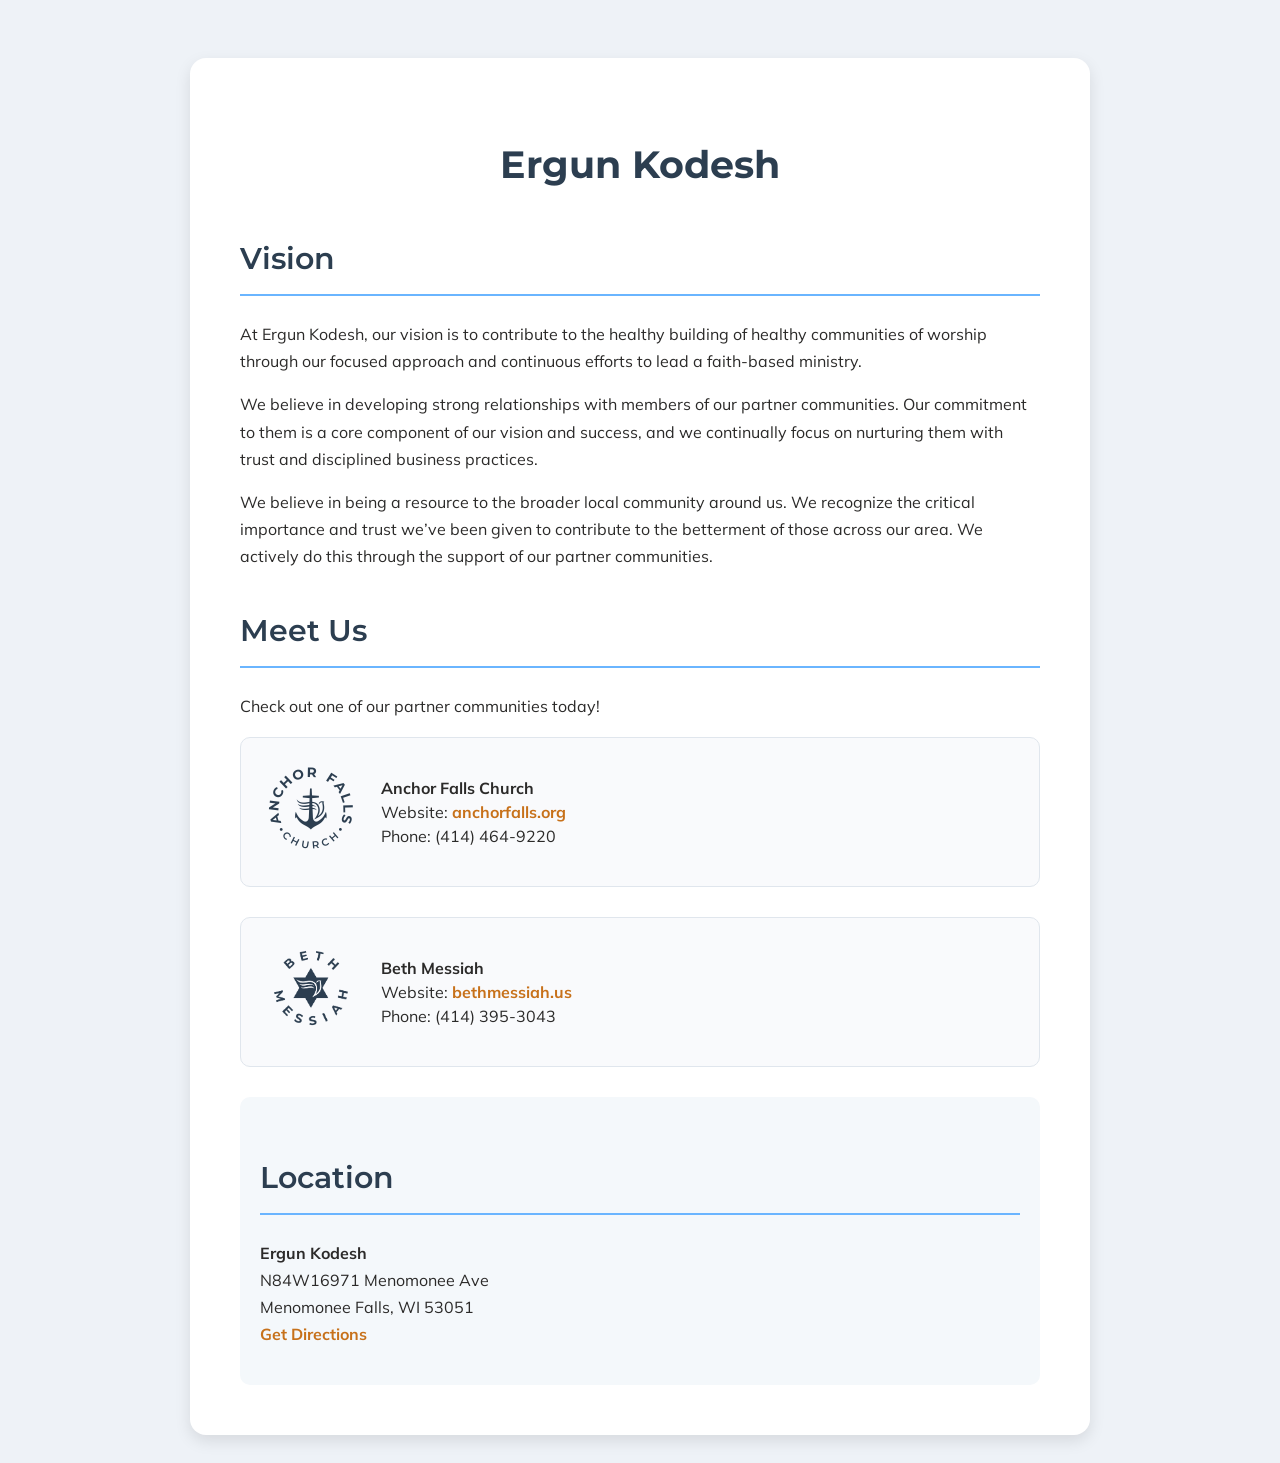
<file: index.html>
<!DOCTYPE html>
<html lang="en">
<head>
    <meta charset="UTF-8">
    <meta name="viewport" content="width=device-width, initial-scale=1.0">
    <title>Ergun Kodesh</title>
    <link href="https://fonts.googleapis.com/css2?family=Montserrat:wght@400;600;700&family=Mulish:wght@400;700&display=swap" rel="stylesheet">
    <style>
        body {
            font-family: 'Mulish', sans-serif;
            color: #2B2A29;
            line-height: 1.7;
            padding: 20px;
            background-color: #eef2f7;
            display: flex;
            justify-content: center;
        }
        .container {
            max-width: 800px;
            background-color: #ffffff;
            box-shadow: 0 6px 16px rgba(0,0,0,0.1);
            padding: 50px;
            border-radius: 16px;
            margin-top: 30px;
        }
        h1, h2 {
            font-family: 'Montserrat', sans-serif;
            color: #2C3E50;
        }
        h1 {
            font-weight: 700;
            font-size: 38px;
            text-align: center;
            margin-bottom: 25px;
        }
        h2 {
            font-weight: 600;
            font-size: 30px;
            margin-top: 35px;
            border-bottom: 2px solid #6AB5FF;
            padding-bottom: 10px;
        }
        p {
            margin-top: 15px;
            font-size: 16px;
        }
        a {
            color: #C7711A;
            text-decoration: none;
            font-weight: bold;
            transition: color 0.3s;
        }
        a:hover {
            color: #6AB5FF;
            text-decoration: underline;
        }
        .community {
            display: flex;
            align-items: center;
            gap: 20px;
            margin-bottom: 30px;
            padding: 20px;
            background-color: #f9fafc;
            border: 1px solid #e0e6ed;
            border-radius: 10px;
        }
        .community img {
            max-width: 100px;
            height: auto;
            flex-shrink: 0;
        }
        .info {
            font-size: 16px;
            line-height: 1.5;
        }
        .address {
            background-color: #f4f8fb;
            padding: 20px;
            border-radius: 10px;
            margin-top: 30px;
        }
        @media (max-width: 600px) {
            .container {
                padding: 25px;
            }
            h1 {
                font-size: 30px;
            }
            h2 {
                font-size: 24px;
            }
            .community {
                flex-direction: column;
                align-items: flex-start;
            }
            .community img {
                margin-bottom: 10px;
            }
        }
    </style>
</head>
<body>
    <div class="container">
        <h1>Ergun Kodesh</h1>

        <h2>Vision</h2>
        <p>At Ergun Kodesh, our vision is to contribute to the healthy building of healthy communities of worship through our focused approach and continuous efforts to lead a faith-based ministry.</p>
        <p>We believe in developing strong relationships with members of our partner communities. Our commitment to them is a core component of our vision and success, and we continually focus on nurturing them with trust and disciplined business practices.</p>
        <p>We believe in being a resource to the broader local community around us. We recognize the critical importance and trust we’ve been given to contribute to the betterment of those across our area. We actively do this through the support of our partner communities.</p>

        <h2>Meet Us</h2>
        <p>Check out one of our partner communities today!</p>

        <div class="community">
            <a href="http://anchorfalls.org" target="_blank">
                <img src="logo_AnchorFallsChurch.png" alt="Anchor Falls Church Logo">
            </a>
            <div class="info">
                <strong>Anchor Falls Church</strong><br>
                Website: <a href="http://anchorfalls.org">anchorfalls.org</a><br>
                Phone: (414) 464-9220
            </div>
        </div>

        <div class="community">
            <a href="http://bethmessiah.us" target="_blank">
                <img src="logo_BethMessiah.png" alt="Beth Messiah Logo">
            </a>
            <div class="info">
                <strong>Beth Messiah</strong><br>
                Website: <a href="http://bethmessiah.us">bethmessiah.us</a><br>
                Phone: (414) 395-3043
            </div>
        </div>

        <div class="address">
            <h2>Location</h2>
            <p><strong>Ergun Kodesh</strong><br>
            N84W16971 Menomonee Ave<br>
            Menomonee Falls, WI 53051<br>
            <a href="https://www.google.com/maps/place/N84W16971+Menomonee+Ave,+Menomonee+Falls,+WI+53051">Get Directions</a></p>
        </div>
    </div>
</body>
</html>
</file>
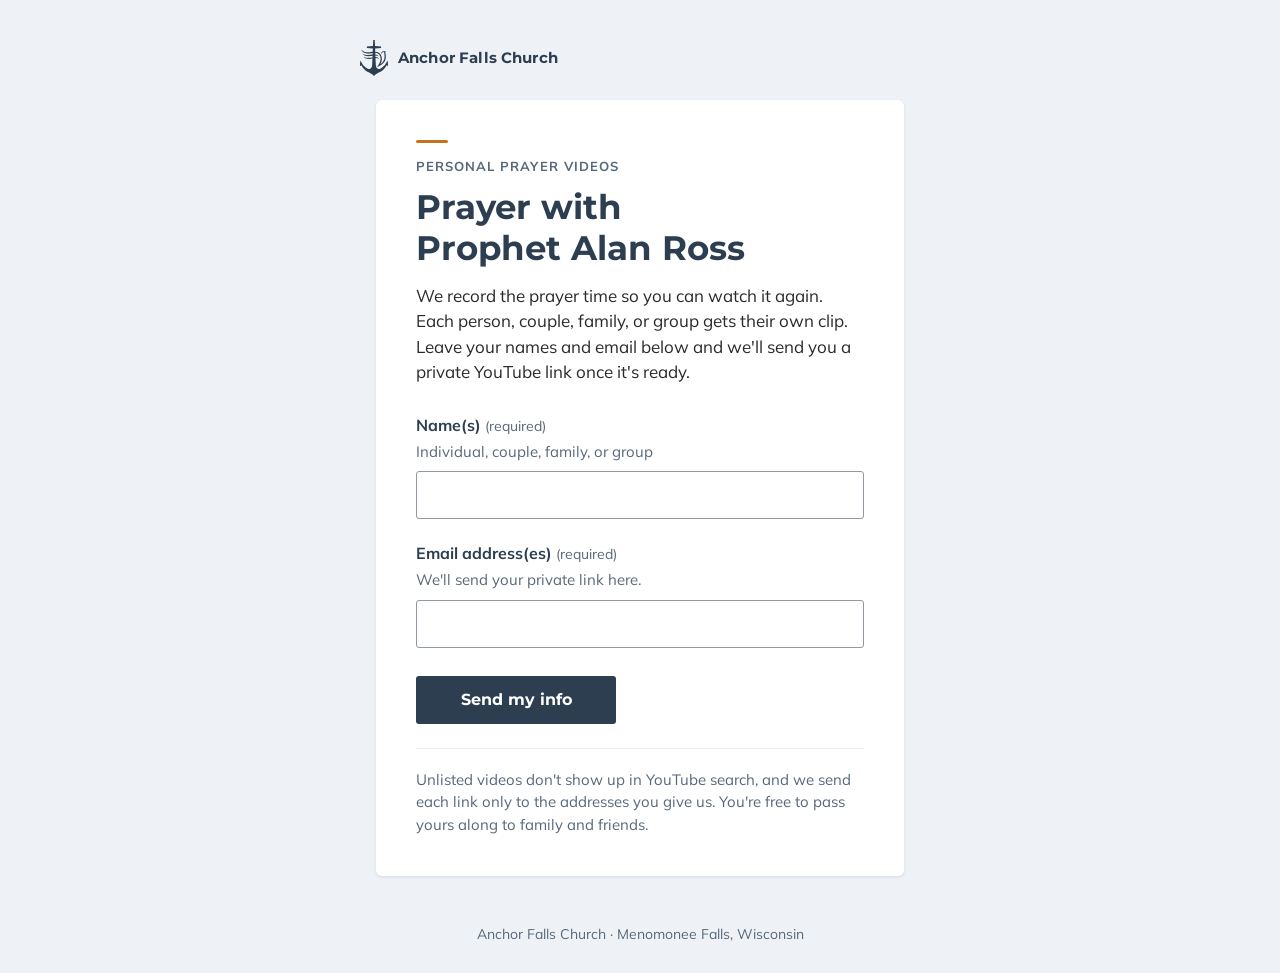
<file: prayer-video/index.html>
<!DOCTYPE html>
<html lang="en">
<head>
    <meta charset="UTF-8">
    <meta name="viewport" content="width=device-width, initial-scale=1.0">
    <!-- Unlisted page: reached by QR code only. Keep it out of navigation, sitemaps, and robots.txt. -->
    <meta name="robots" content="noindex, nofollow">
    <title>Prayer with Prophet Alan Ross</title>
    <meta name="theme-color" content="#2C3E50">
    <link rel="icon" href="favicon.svg" type="image/svg+xml">
    <link rel="icon" type="image/png" sizes="32x32" href="favicon-32.png">
    <link rel="apple-touch-icon" href="apple-touch-icon.png">
    <link rel="preconnect" href="https://fonts.googleapis.com">
    <link rel="preconnect" href="https://fonts.gstatic.com" crossorigin>
    <link href="https://fonts.googleapis.com/css2?family=Montserrat:wght@600;700&family=Mulish:wght@400;700&display=swap" rel="stylesheet">
    <style>
        :root {
            --navy: #2C3E50;
            --navy-hover: #24303F;
            --orange: #C7711A;
            --ink: #2B2A29;
            --secondary: #57687A;
            --section: #EEF2F6;
            --border: #919AA4;
            --focus: #6AB5FF;
            --error: #A3261C;
            --white: #FFFFFF;
        }

        *, *::before, *::after { box-sizing: border-box; }

        html { -webkit-text-size-adjust: 100%; }

        body {
            margin: 0;
            min-height: 100vh;
            background: var(--section);
            color: var(--ink);
            font-family: 'Mulish', system-ui, -apple-system, sans-serif;
            font-size: 1rem;
            line-height: 1.5;
            display: flex;
            flex-direction: column;
        }

        h1, h2 {
            font-family: 'Montserrat', system-ui, sans-serif;
            color: var(--navy);
            text-wrap: balance;
            margin: 0;
        }

        p { text-wrap: pretty; margin: 0; }

        a {
            color: var(--navy);
            font-weight: 700;
            text-decoration: underline;
            text-underline-offset: 2px;
            transition: color 200ms ease-out;
        }
        a:hover { color: var(--orange); }

        :focus-visible {
            outline: 2px solid var(--focus);
            outline-offset: 2px;
        }

        .site-header {
            padding: 20px 16px 0;
        }
        .brand {
            max-width: 560px;
            margin: 0 auto;
            display: flex;
            align-items: center;
            gap: 10px;
        }
        .brand img {
            width: 28px;
            height: auto;
            display: block;
        }
        .brand span {
            font-family: 'Montserrat', system-ui, sans-serif;
            font-weight: 700;
            font-size: 0.9375rem;
            color: var(--navy);
            letter-spacing: 0.01em;
        }

        main {
            flex: 1;
            width: 100%;
            max-width: 560px;
            margin: 0 auto;
            padding: 20px 16px 32px;
        }

        .card {
            background: var(--white);
            border-radius: 6px;
            box-shadow: 0 1px 3px rgba(44, 62, 80, 0.12);
            padding: 28px 20px;
        }

        .eyebrow {
            font-weight: 700;
            font-size: 0.8125rem;
            letter-spacing: 0.08em;
            text-transform: uppercase;
            color: var(--secondary);
            margin-bottom: 10px;
        }
        .eyebrow::before {
            content: "";
            display: block;
            width: 32px;
            height: 3px;
            background: var(--orange);
            border-radius: 2px;
            margin-bottom: 14px;
        }

        h1 {
            font-weight: 700;
            font-size: 1.75rem;
            line-height: 1.2;
            margin-bottom: 14px;
        }

        .intro {
            font-size: 1.0625rem;
            margin-bottom: 28px;
        }

        .field + .field { margin-top: 22px; }

        label {
            display: block;
            font-weight: 700;
            color: var(--navy);
            margin-bottom: 4px;
        }
        .required-mark {
            color: var(--secondary);
            font-weight: 400;
            font-size: 0.875rem;
        }

        .helper {
            font-size: 0.9375rem;
            color: var(--secondary);
            margin-bottom: 8px;
        }

        input[type="text"],
        input[type="email"] {
            display: block;
            width: 100%;
            min-height: 48px;
            padding: 10px 12px;
            font-family: inherit;
            font-size: 1rem; /* 16px keeps iOS from zooming */
            color: var(--ink);
            background: var(--white);
            border: 1px solid var(--border);
            border-radius: 3px;
            transition: border-color 200ms ease-out;
            -webkit-appearance: none;
            appearance: none;
        }
        input[type="text"]:hover,
        input[type="email"]:hover { border-color: var(--secondary); }
        input[type="text"]:focus-visible,
        input[type="email"]:focus-visible {
            outline: 2px solid var(--focus);
            outline-offset: 0;
            border-color: var(--navy);
        }
        input[aria-invalid="true"] {
            border: 2px solid var(--error);
            padding: 9px 11px;
        }

        .error {
            color: var(--error);
            font-weight: 700;
            font-size: 0.9375rem;
            margin-top: 6px;
        }
        .error:empty { display: none; }

        /* Honeypot: hidden from people and screen readers, still in the DOM for bots. */
        .hp {
            position: absolute;
            left: -10000px;
            width: 1px;
            height: 1px;
            overflow: hidden;
        }

        .actions { margin-top: 28px; }

        button {
            display: block;
            width: 100%;
            min-height: 48px;
            padding: 12px 20px;
            font-family: 'Montserrat', system-ui, sans-serif;
            font-weight: 700;
            font-size: 1rem;
            color: var(--white);
            background: var(--navy);
            border: 0;
            border-radius: 3px;
            cursor: pointer;
            transition: background-color 200ms ease-out;
        }
        button:hover { background: var(--navy-hover); }
        button:focus-visible {
            outline: 2px solid var(--focus);
            outline-offset: 2px;
        }
        button[aria-disabled="true"] {
            cursor: progress;
            background: var(--navy-hover);
        }

        .send-error {
            margin-top: 20px;
            padding: 14px 16px;
            border: 1px solid var(--error);
            border-left-width: 4px;
            border-radius: 3px;
            background: #FBF1F0;
        }
        .send-error p + p { margin-top: 6px; }
        .send-error strong { color: var(--error); }

        .note {
            margin-top: 24px;
            padding-top: 20px;
            border-top: 1px solid var(--section);
            font-size: 0.9375rem;
            color: var(--secondary);
        }

        .thanks h2 {
            font-weight: 700;
            font-size: 1.375rem;
            line-height: 1.3;
        }
        .thanks h2:focus { outline: none; }
        .thanks h2:focus-visible {
            outline: 2px solid var(--focus);
            outline-offset: 4px;
        }

        .site-footer {
            padding: 0 16px 28px;
            text-align: center;
            font-size: 0.875rem;
            color: var(--secondary);
        }

        [hidden] { display: none !important; }

        @media (min-width: 640px) {
            .site-header { padding-top: 40px; }
            main { padding-top: 24px; padding-bottom: 48px; }
            .card { padding: 40px; }
            h1 { font-size: 2.125rem; }
            .actions button { width: auto; min-width: 200px; }
        }

        @media (prefers-reduced-motion: reduce) {
            * { transition: none !important; }
        }
    </style>
</head>
<body>
    <header class="site-header">
        <div class="brand">
            <img src="logo-anchor-falls-icon-navy.svg" alt="" width="28" height="36">
            <span>Anchor Falls Church</span>
        </div>
    </header>

    <main>
        <div class="card">
            <p class="eyebrow">Personal prayer videos</p>
            <h1>Prayer with Prophet Alan Ross</h1>
            <p class="intro">We record the prayer time so you can watch it again. Each person, couple, family, or group gets their own clip. Leave your names and email below and we'll send you a private YouTube link once it's ready.</p>

            <form id="signup-form" novalidate>
                <div class="field">
                    <label for="names">Name(s) <span class="required-mark">(required)</span></label>
                    <p class="helper" id="names-help">Individual, couple, family, or group</p>
                    <input type="text" id="names" name="names" autocomplete="name" autocapitalize="words" required aria-required="true" aria-describedby="names-help names-error">
                    <p class="error" id="names-error" aria-live="polite"></p>
                </div>

                <div class="field">
                    <label for="emails">Email address(es) <span class="required-mark">(required)</span></label>
                    <p class="helper" id="emails-help">We'll send your private link here.</p>
                    <input type="email" id="emails" name="emails" multiple autocomplete="email" autocapitalize="off" spellcheck="false" required aria-required="true" aria-describedby="emails-help emails-error">
                    <p class="error" id="emails-error" aria-live="polite"></p>
                </div>

                <div class="hp" aria-hidden="true">
                    <label for="website">Leave this field empty</label>
                    <input type="text" id="website" name="website" tabindex="-1" autocomplete="off">
                </div>

                <div class="actions">
                    <button type="submit" id="submit-button">Send my info</button>
                </div>

                <div id="send-error" class="send-error" role="alert" hidden></div>
            </form>

            <div id="thanks" class="thanks" hidden>
                <h2 tabindex="-1">Thank you. We'll email your link once your video is ready.</h2>
            </div>

            <p class="note">Unlisted videos don't show up in YouTube search, and we send each link only to the addresses you give us. You're free to pass yours along to family and friends.</p>
        </div>
    </main>

    <footer class="site-footer">
        <p>Anchor Falls Church · Menomonee Falls, Wisconsin</p>
    </footer>

    <script>
        (function () {
            // Web3Forms access key. Web3Forms documents this key as safe to
            // publish in client-side code: it can only deliver submissions to
            // the inbox it was created for (jasonpaschall@anchorfalls.org).
            // See prayer-video/README.md for setup.
            var WEB3FORMS_ACCESS_KEY = 'b7f8107c-62ea-40b8-ab81-13390cae29c7';
            var ENDPOINT = 'https://api.web3forms.com/submit';
            var SUBJECT = 'Alan Ross prayer video sign-up';
            var FALLBACK_EMAIL = 'jasonpaschall@anchorfalls.org';
            var TIMEOUT_MS = 15000;

            var form = document.getElementById('signup-form');
            var namesInput = document.getElementById('names');
            var emailsInput = document.getElementById('emails');
            var namesError = document.getElementById('names-error');
            var emailsError = document.getElementById('emails-error');
            var honeypot = document.getElementById('website');
            var button = document.getElementById('submit-button');
            var sendError = document.getElementById('send-error');
            var thanks = document.getElementById('thanks');
            var sending = false;

            // Practical check: something@something.tld, no spaces.
            var EMAIL_RE = /^[^\s@,;]+@[^\s@,;]+\.[^\s@,;]{2,}$/;

            function splitEmails(value) {
                var seen = {};
                return value.split(/[,;\s]+/)
                    .map(function (s) { return s.trim(); })
                    .filter(function (s) {
                        if (!s) return false;
                        var key = s.toLowerCase();
                        if (seen[key]) return false;
                        seen[key] = true;
                        return true;
                    });
            }

            function setError(input, errorEl, message) {
                errorEl.textContent = message;
                if (message) {
                    input.setAttribute('aria-invalid', 'true');
                } else {
                    input.removeAttribute('aria-invalid');
                }
            }

            function validateNames() {
                var ok = namesInput.value.trim().length > 0;
                setError(namesInput, namesError, ok ? '' : 'Please enter a name.');
                return ok;
            }

            function validateEmails() {
                var list = splitEmails(emailsInput.value);
                if (list.length === 0) {
                    setError(emailsInput, emailsError, 'Please enter at least one email address.');
                    return null;
                }
                var bad = list.filter(function (e) { return !EMAIL_RE.test(e); });
                if (bad.length === 1) {
                    setError(emailsInput, emailsError, 'Please check this address: ' + bad[0]);
                    return null;
                }
                if (bad.length > 1) {
                    setError(emailsInput, emailsError, 'Please check these addresses: ' + bad.join(', '));
                    return null;
                }
                setError(emailsInput, emailsError, '');
                return list;
            }

            // Re-check a field once the person has fixed it, so stale errors clear.
            namesInput.addEventListener('input', function () {
                if (namesInput.getAttribute('aria-invalid') === 'true') validateNames();
            });
            emailsInput.addEventListener('blur', function () {
                if (emailsInput.getAttribute('aria-invalid') === 'true') validateEmails();
            });

            function showSendError() {
                sendError.innerHTML = '';
                var p1 = document.createElement('p');
                var strong = document.createElement('strong');
                strong.textContent = "Sorry, your info didn't go through.";
                p1.appendChild(strong);
                var p2 = document.createElement('p');
                p2.appendChild(document.createTextNode('Please try again, or email your names and address to '));
                var link = document.createElement('a');
                link.href = 'mailto:' + FALLBACK_EMAIL + '?subject=' + encodeURIComponent(SUBJECT);
                // Let the address wrap at the @ on narrow phones instead of mid-word.
                var at = FALLBACK_EMAIL.indexOf('@');
                link.appendChild(document.createTextNode(FALLBACK_EMAIL.slice(0, at)));
                link.appendChild(document.createElement('wbr'));
                link.appendChild(document.createTextNode(FALLBACK_EMAIL.slice(at)));
                p2.appendChild(link);
                p2.appendChild(document.createTextNode('.'));
                sendError.appendChild(p1);
                sendError.appendChild(p2);
                sendError.hidden = false;
            }

            function setSending(on) {
                sending = on;
                button.textContent = on ? 'Sending...' : 'Send my info';
                if (on) {
                    button.setAttribute('aria-disabled', 'true');
                } else {
                    button.removeAttribute('aria-disabled');
                }
            }

            function showThanks() {
                form.hidden = true;
                thanks.hidden = false;
                thanks.querySelector('h2').focus();
            }

            form.addEventListener('submit', function (event) {
                event.preventDefault();
                if (sending) return;
                sendError.hidden = true;

                var namesOk = validateNames();
                var emails = validateEmails();
                if (!namesOk) { namesInput.focus(); return; }
                if (!emails) { emailsInput.focus(); return; }

                // Bots fill every field. Pretend it worked and send nothing.
                if (honeypot.value) { showThanks(); return; }

                if (!WEB3FORMS_ACCESS_KEY || WEB3FORMS_ACCESS_KEY.indexOf('YOUR_') === 0) {
                    showSendError();
                    return;
                }

                var names = namesInput.value.trim();
                var payload = {
                    access_key: WEB3FORMS_ACCESS_KEY,
                    subject: SUBJECT,
                    from_name: 'ErgunKodesh.org prayer video sign-up',
                    replyto: emails[0],
                    'Name(s)': names,
                    'Email address(es)': emails.join(', '),
                    botcheck: ''
                };

                var controller = 'AbortController' in window ? new AbortController() : null;
                var timer = controller ? setTimeout(function () { controller.abort(); }, TIMEOUT_MS) : null;

                setSending(true);
                fetch(ENDPOINT, {
                    method: 'POST',
                    headers: { 'Content-Type': 'application/json', 'Accept': 'application/json' },
                    body: JSON.stringify(payload),
                    signal: controller ? controller.signal : undefined
                })
                    .then(function (response) {
                        return response.json().catch(function () { return {}; }).then(function (data) {
                            if (!response.ok || !data.success) throw new Error(data.message || 'Send failed');
                        });
                    })
                    .then(function () {
                        showThanks();
                    })
                    .catch(function () {
                        setSending(false);
                        showSendError();
                    })
                    .then(function () {
                        if (timer) clearTimeout(timer);
                    });
            });
        })();
    </script>
</body>
</html>
</file>
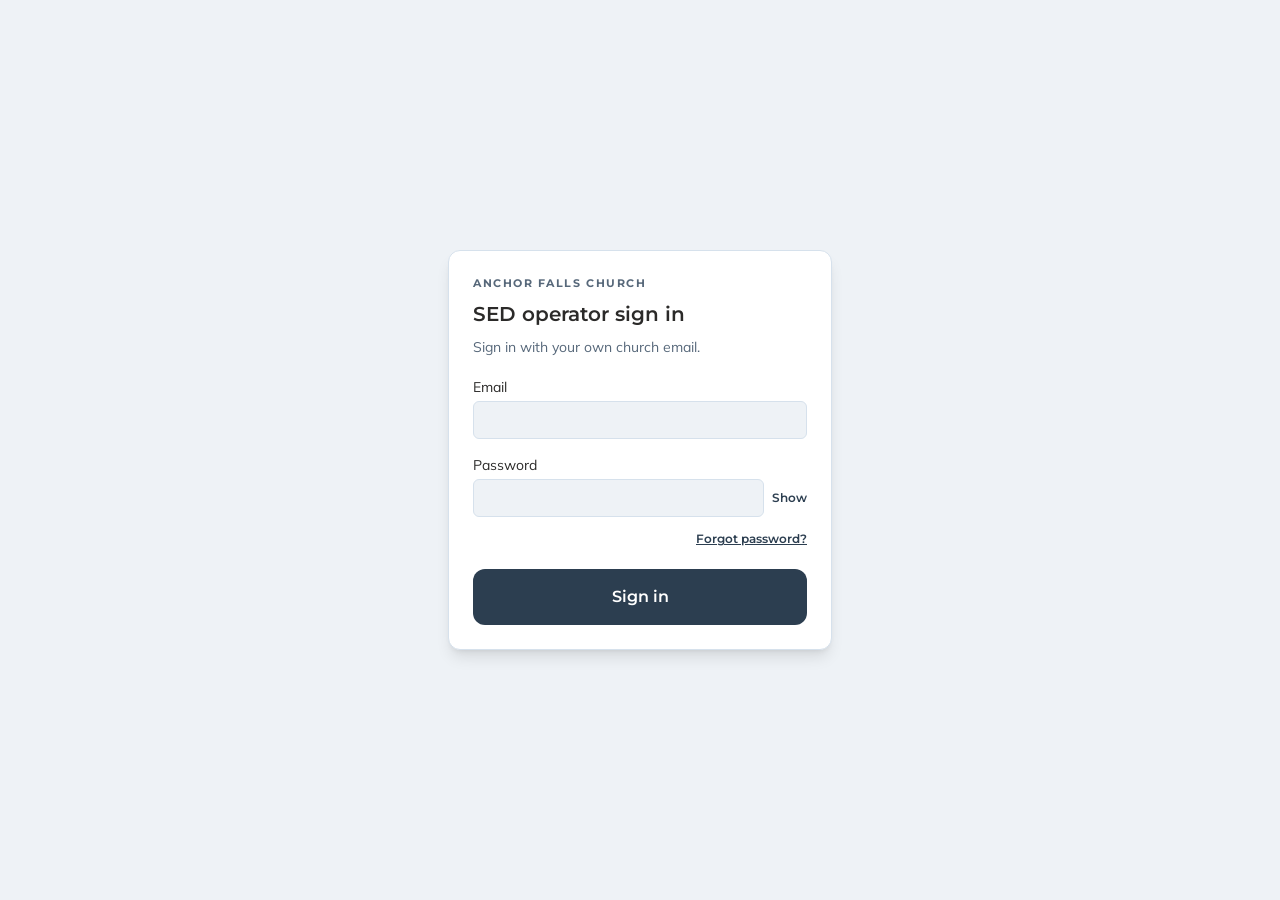
<file: sed/index.html>
<!doctype html>
<html lang="en">
  <head>
    <meta charset="UTF-8" />
    <!-- Paths are relative so Vite's base ('/sed/') prepends correctly in both
         dev and prod. Absolute '/sed/...' here causes Vite dev to double-prefix
         to '/sed/sed/...' (Chrome then logs a manifest parse error). -->
    <link rel="icon" type="image/svg+xml" href="favicon.svg" />
    <link rel="manifest" href="manifest.json" />
    <link rel="apple-touch-icon" href="apple-touch-icon.png" />
    <meta name="viewport" content="width=device-width, initial-scale=1.0, viewport-fit=cover" />
    <meta name="theme-color" content="#0F1117" />
    <meta name="apple-mobile-web-app-capable" content="yes" />
    <meta name="apple-mobile-web-app-status-bar-style" content="black-translucent" />
    <meta name="apple-mobile-web-app-title" content="SED" />
    <title>SED Dashboard — Anchor Falls</title>
    <!-- WP18 no-flash theme (This device's Appearance setting, WP7):
         applies the SAME resolution `src/lib/device-theme.ts`'s
         `resolveDeviceTheme(stored, orgDefault)` does, before first paint —
         this can't import that module (it must run before any script
         bundle), so the rule and both storage keys
         (`DEVICE_THEME_STORAGE_KEY`, `ORG_THEME_CACHE_KEY`) are duplicated
         here; `index.no-flash-theme.test.mjs` asserts all of this never
         drifts from device-theme.ts.
           1. This device's own saved choice ('sed-device-theme') wins, exactly
              like resolveDeviceTheme.
           2. Otherwise, the org default ('config/appSettings', via
              `settings.theme`) would decide — but that needs a Firestore read
              and genuinely isn't knowable synchronously pre-paint on a FIRST
              visit. `useDeviceTheme` mirrors the last org default it actually
              loaded into 'sed-org-theme-cache' (review fix), so from a
              device's SECOND visit onward this script can use that
              best-effort snapshot instead of always assuming light.
           3. Otherwise (truly first visit, nothing cached anywhere): default
              (light), same as resolveDeviceTheme(null, undefined).
         No CSP exists in this app (checked firebase.json /
         firebase.staging.json / public headers), so an inline script is
         safe here. -->
    <script>
      (function () {
        try {
          var stored = window.localStorage.getItem('sed-device-theme');
          var theme;
          if (stored === 'dark' || stored === 'default') {
            theme = stored;
          } else {
            var orgDefault = window.localStorage.getItem('sed-org-theme-cache');
            theme = orgDefault === 'dark' ? 'dark' : 'default';
          }
          if (theme === 'dark') {
            document.documentElement.setAttribute('data-theme', 'dark');
          }
        } catch (e) {
          // Private browsing / blocked storage: fall through to light, same
          // as a first-ever visit on this device.
        }
      })();
    </script>
    <!-- GitHub Pages SPA redirect: restore the path encoded by the root 404.html in the
         public Pages repository (see docs/source-and-web-deployment.md, Deep links). -->
    <script>
      (function(l) {
        if (l.search[1] === 'p') {
          var parts = l.search.slice(1).split('&').map(function(s) { return s.replace(/~and~/g, '&'); });
          var path = parts[0].slice(2);
          var query = parts[1] ? '?' + parts[1].slice(2) : '';
          window.history.replaceState(null, null, l.pathname.replace(/\/$/, '') + path + query + l.hash);
        }
      }(window.location));
    </script>
    <script type="module" crossorigin src="/sed/assets/main-Bnjf3uZI.js"></script>
    <link rel="stylesheet" crossorigin href="/sed/assets/main-CTjv6fjM.css">
  </head>
  <body>
    <div id="root"></div>
  </body>
</html>
</file>
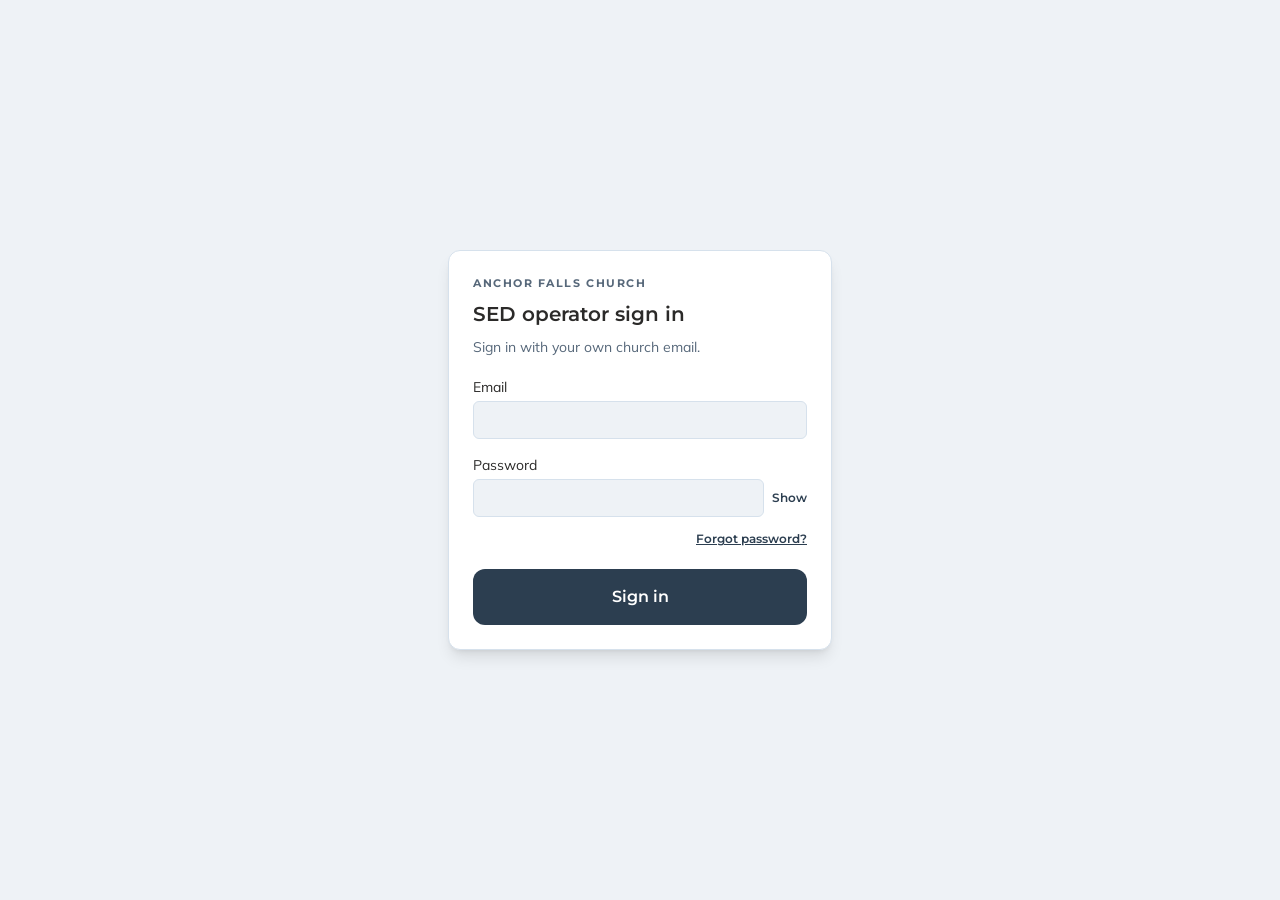
<file: sed/feedback/index.html>
<!doctype html>
<html lang="en">
  <head>
    <meta charset="UTF-8" />
    <link rel="icon" type="image/svg+xml" href="../favicon.svg" />
    <link rel="manifest" href="../manifest.json" />
    <link rel="apple-touch-icon" href="../apple-touch-icon.png" />
    <meta name="viewport" content="width=device-width, initial-scale=1.0, viewport-fit=cover" />
    <meta name="theme-color" content="#0F1117" />
    <meta name="apple-mobile-web-app-capable" content="yes" />
    <meta name="apple-mobile-web-app-status-bar-style" content="black-translucent" />
    <meta name="apple-mobile-web-app-title" content="SED" />
    <title>SED Dashboard — Anchor Falls</title>
    <script type="module" crossorigin src="/sed/assets/main-Bnjf3uZI.js"></script>
    <link rel="stylesheet" crossorigin href="/sed/assets/main-CTjv6fjM.css">
  </head>
  <body>
    <div id="root"></div>
  </body>
</html>
</file>
<file: sed/assets/main-CTjv6fjM.css>
@font-face{font-family:Montserrat Variable;font-style:normal;font-display:swap;font-weight:100 900;src:url(/sed/assets/montserrat-cyrillic-ext-wght-normal-CO5hGrJv.woff2)format("woff2-variations");unicode-range:U+460-52F,U+1C80-1C8A,U+20B4,U+2DE0-2DFF,U+A640-A69F,U+FE2E-FE2F}@font-face{font-family:Montserrat Variable;font-style:normal;font-display:swap;font-weight:100 900;src:url(/sed/assets/montserrat-cyrillic-wght-normal-EAA9jha_.woff2)format("woff2-variations");unicode-range:U+301,U+400-45F,U+490-491,U+4B0-4B1,U+2116}@font-face{font-family:Montserrat Variable;font-style:normal;font-display:swap;font-weight:100 900;src:url(/sed/assets/montserrat-vietnamese-wght-normal-k7S-YeeD.woff2)format("woff2-variations");unicode-range:U+102-103,U+110-111,U+128-129,U+168-169,U+1A0-1A1,U+1AF-1B0,U+300-301,U+303-304,U+308-309,U+323,U+329,U+1EA0-1EF9,U+20AB}@font-face{font-family:Montserrat Variable;font-style:normal;font-display:swap;font-weight:100 900;src:url(/sed/assets/montserrat-latin-ext-wght-normal-BsZE-iaG.woff2)format("woff2-variations");unicode-range:U+100-2BA,U+2BD-2C5,U+2C7-2CC,U+2CE-2D7,U+2DD-2FF,U+304,U+308,U+329,U+1D00-1DBF,U+1E00-1E9F,U+1EF2-1EFF,U+2020,U+20A0-20AB,U+20AD-20C0,U+2113,U+2C60-2C7F,U+A720-A7FF}@font-face{font-family:Montserrat Variable;font-style:normal;font-display:swap;font-weight:100 900;src:url(/sed/assets/montserrat-latin-wght-normal-l_AIctKy.woff2)format("woff2-variations");unicode-range:U+??,U+131,U+152-153,U+2BB-2BC,U+2C6,U+2DA,U+2DC,U+304,U+308,U+329,U+2000-206F,U+20AC,U+2122,U+2191,U+2193,U+2212,U+2215,U+FEFF,U+FFFD}@font-face{font-family:Mulish Variable;font-style:normal;font-display:swap;font-weight:200 1000;src:url(/sed/assets/mulish-cyrillic-ext-wght-normal-B3XMVzw1.woff2)format("woff2-variations");unicode-range:U+460-52F,U+1C80-1C8A,U+20B4,U+2DE0-2DFF,U+A640-A69F,U+FE2E-FE2F}@font-face{font-family:Mulish Variable;font-style:normal;font-display:swap;font-weight:200 1000;src:url(/sed/assets/mulish-cyrillic-wght-normal-Cxxi75Cn.woff2)format("woff2-variations");unicode-range:U+301,U+400-45F,U+490-491,U+4B0-4B1,U+2116}@font-face{font-family:Mulish Variable;font-style:normal;font-display:swap;font-weight:200 1000;src:url(/sed/assets/mulish-vietnamese-wght-normal-CiTUBHt1.woff2)format("woff2-variations");unicode-range:U+102-103,U+110-111,U+128-129,U+168-169,U+1A0-1A1,U+1AF-1B0,U+300-301,U+303-304,U+308-309,U+323,U+329,U+1EA0-1EF9,U+20AB}@font-face{font-family:Mulish Variable;font-style:normal;font-display:swap;font-weight:200 1000;src:url(/sed/assets/mulish-latin-ext-wght-normal-BHZ6ODhS.woff2)format("woff2-variations");unicode-range:U+100-2BA,U+2BD-2C5,U+2C7-2CC,U+2CE-2D7,U+2DD-2FF,U+304,U+308,U+329,U+1D00-1DBF,U+1E00-1E9F,U+1EF2-1EFF,U+2020,U+20A0-20AB,U+20AD-20C0,U+2113,U+2C60-2C7F,U+A720-A7FF}@font-face{font-family:Mulish Variable;font-style:normal;font-display:swap;font-weight:200 1000;src:url(/sed/assets/mulish-latin-wght-normal-WL5YNY-W.woff2)format("woff2-variations");unicode-range:U+??,U+131,U+152-153,U+2BB-2BC,U+2C6,U+2DA,U+2DC,U+304,U+308,U+329,U+2000-206F,U+20AC,U+2122,U+2191,U+2193,U+2212,U+2215,U+FEFF,U+FFFD}@layer properties{@supports (((-webkit-hyphens:none)) and (not (margin-trim:inline))) or ((-moz-orient:inline) and (not (color:rgb(from red r g b)))){*,:before,:after,::backdrop{--tw-translate-x:0;--tw-translate-y:0;--tw-translate-z:0;--tw-rotate-x:initial;--tw-rotate-y:initial;--tw-rotate-z:initial;--tw-skew-x:initial;--tw-skew-y:initial;--tw-space-y-reverse:0;--tw-divide-y-reverse:0;--tw-border-style:solid;--tw-leading:initial;--tw-font-weight:initial;--tw-tracking:initial;--tw-ordinal:initial;--tw-slashed-zero:initial;--tw-numeric-figure:initial;--tw-numeric-spacing:initial;--tw-numeric-fraction:initial;--tw-shadow:0 0 #0000;--tw-shadow-color:initial;--tw-shadow-alpha:100%;--tw-inset-shadow:0 0 #0000;--tw-inset-shadow-color:initial;--tw-inset-shadow-alpha:100%;--tw-ring-color:initial;--tw-ring-shadow:0 0 #0000;--tw-inset-ring-color:initial;--tw-inset-ring-shadow:0 0 #0000;--tw-ring-inset:initial;--tw-ring-offset-width:0px;--tw-ring-offset-color:#fff;--tw-ring-offset-shadow:0 0 #0000;--tw-outline-style:solid;--tw-blur:initial;--tw-brightness:initial;--tw-contrast:initial;--tw-grayscale:initial;--tw-hue-rotate:initial;--tw-invert:initial;--tw-opacity:initial;--tw-saturate:initial;--tw-sepia:initial;--tw-drop-shadow:initial;--tw-drop-shadow-color:initial;--tw-drop-shadow-alpha:100%;--tw-drop-shadow-size:initial;--tw-backdrop-blur:initial;--tw-backdrop-brightness:initial;--tw-backdrop-contrast:initial;--tw-backdrop-grayscale:initial;--tw-backdrop-hue-rotate:initial;--tw-backdrop-invert:initial;--tw-backdrop-opacity:initial;--tw-backdrop-saturate:initial;--tw-backdrop-sepia:initial;--tw-duration:initial;--tw-ease:initial}}}@layer theme{:root,:host{--font-sans:-apple-system, BlinkMacSystemFont, "Segoe UI", Roboto, "Helvetica Neue", "Noto Sans", Arial, sans-serif, "Apple Color Emoji", "Segoe UI Emoji", "Segoe UI Symbol", "Noto Color Emoji";--color-red-50:oklch(97.1% .013 17.38);--color-red-200:oklch(88.5% .062 18.334);--color-red-500:oklch(63.7% .237 25.331);--color-red-800:oklch(44.4% .177 26.899);--color-amber-50:oklch(98.7% .022 95.277);--color-amber-300:oklch(87.9% .169 91.605);--color-amber-900:oklch(41.4% .112 45.904);--color-gray-50:oklch(98.5% .002 247.839);--color-gray-300:oklch(87.2% .01 258.338);--color-gray-500:oklch(55.1% .027 264.364);--color-gray-600:oklch(44.6% .03 256.802);--color-gray-700:oklch(37.3% .034 259.733);--color-black:#000;--color-white:#fff;--spacing:.25rem;--container-sm:24rem;--container-md:28rem;--container-lg:32rem;--container-xl:36rem;--container-2xl:42rem;--text-xs:.75rem;--text-xs--line-height:calc(1 / .75);--text-sm:.875rem;--text-sm--line-height:calc(1.25 / .875);--text-base:1rem;--text-base--line-height:calc(1.5 / 1);--text-lg:1.125rem;--text-lg--line-height:calc(1.75 / 1.125);--text-xl:1.25rem;--text-xl--line-height:calc(1.75 / 1.25);--text-2xl:1.5rem;--text-2xl--line-height:calc(2 / 1.5);--text-3xl:1.875rem;--text-3xl--line-height:calc(2.25 / 1.875);--font-weight-normal:400;--font-weight-medium:500;--font-weight-semibold:600;--font-weight-bold:700;--tracking-tight:-.025em;--tracking-wide:.025em;--tracking-wider:.05em;--leading-tight:1.25;--leading-snug:1.375;--leading-relaxed:1.625;--radius-sm:.25rem;--radius-md:.375rem;--radius-lg:.5rem;--radius-xl:.75rem;--radius-2xl:1rem;--radius-3xl:1.5rem;--ease-out:cubic-bezier(0, 0, .2, 1);--ease-in-out:cubic-bezier(.4, 0, .2, 1);--animate-pulse:pulse 2s cubic-bezier(.4, 0, .6, 1) infinite;--default-transition-duration:.15s;--default-transition-timing-function:cubic-bezier(.4, 0, .2, 1);--default-font-family:var(--font-sans);--default-mono-font-family:"Montserrat Variable", "Montserrat", ui-monospace, "SF Mono", monospace;--color-ek-orange-50:#f9efe3;--color-ek-ink:#2b2a29;--color-sed-bg:#eef2f6;--color-sed-surface:#fff;--color-sed-surface2:#e4ecf4;--color-sed-border:#d6e1ec;--color-sed-text:#2b2a29;--color-sed-muted:#57687a;--color-sed-subtle:#58585a;--color-sed-brand-primary:#2c3e50;--color-sed-brand-comp:#57687a;--color-sed-brand-orange:#c7711a;--color-sed-brand-blue:#6ab5ff;--color-sed-win:#0e582a;--color-sed-friction:#7e3a06;--color-sed-alert:#8e1515;--color-sed-active:#2c3e50;--color-sed-accent:#c7711a;--color-sed-on-active:#fff;--color-sed-on-orange:#fff;--color-sed-accent-text:#985210;--color-sed-win-fill:#15803d;--color-sed-friction-fill:#b45309;--color-sed-alert-fill:#b91c1c;--color-sed-on-fill:#fff;--color-focus-ring:#6ab5ff;--shadow-card:0 1px 3px #2c3e501f;--duration-fast:.12s;--font-heading:"Montserrat Variable", "Montserrat", system-ui, sans-serif;--font-body:"Mulish Variable", "Mulish", system-ui, sans-serif}}@layer base{*,:after,:before,::backdrop{box-sizing:border-box;border:0 solid;margin:0;padding:0}::file-selector-button{box-sizing:border-box;border:0 solid;margin:0;padding:0}html,:host{-webkit-text-size-adjust:100%;tab-size:4;line-height:1.5;font-family:var(--default-font-family,-apple-system, BlinkMacSystemFont, "Segoe UI", Roboto, "Helvetica Neue", "Noto Sans", Arial, sans-serif, "Apple Color Emoji", "Segoe UI Emoji", "Segoe UI Symbol", "Noto Color Emoji");font-feature-settings:var(--default-font-feature-settings,normal);font-variation-settings:var(--default-font-variation-settings,normal);-webkit-tap-highlight-color:transparent}hr{height:0;color:inherit;border-top-width:1px}abbr:where([title]){-webkit-text-decoration:underline dotted;text-decoration:underline dotted}h1,h2,h3,h4,h5,h6{font-size:inherit;font-weight:inherit}a{color:inherit;-webkit-text-decoration:inherit;-webkit-text-decoration:inherit;-webkit-text-decoration:inherit;-webkit-text-decoration:inherit;text-decoration:inherit}b,strong{font-weight:bolder}code,kbd,samp,pre{font-family:var(--default-mono-font-family,ui-monospace, SFMono-Regular, Menlo, Monaco, Consolas, "Liberation Mono", "Courier New", monospace);font-feature-settings:var(--default-mono-font-feature-settings,normal);font-variation-settings:var(--default-mono-font-variation-settings,normal);font-size:1em}small{font-size:80%}sub,sup{vertical-align:baseline;font-size:75%;line-height:0;position:relative}sub{bottom:-.25em}sup{top:-.5em}table{text-indent:0;border-color:inherit;border-collapse:collapse}:-moz-focusring:where(:not(iframe)){outline:auto}progress{vertical-align:baseline}summary{display:list-item}ol,ul,menu{list-style:none}img,svg,video,canvas,audio,iframe,embed,object{vertical-align:middle;display:block}img,video{max-width:100%;height:auto}button,input,select,optgroup,textarea{font:inherit;font-feature-settings:inherit;font-variation-settings:inherit;letter-spacing:inherit;color:inherit;opacity:1;background-color:#0000;border-radius:0}::file-selector-button{font:inherit;font-feature-settings:inherit;font-variation-settings:inherit;letter-spacing:inherit;color:inherit;opacity:1;background-color:#0000;border-radius:0}:where(select:is([multiple],[size])) optgroup{font-weight:bolder}:where(select:is([multiple],[size])) optgroup option{padding-inline-start:20px}::file-selector-button{margin-inline-end:4px}::placeholder{opacity:1}@supports (not ((-webkit-appearance:-apple-pay-button))) or (contain-intrinsic-size:1px){::placeholder{color:currentColor}@supports (color:color-mix(in lab, red, red)){::placeholder{color:color-mix(in oklab, currentcolor 50%, transparent)}}}textarea{resize:vertical}::-webkit-search-decoration{-webkit-appearance:none}::-webkit-date-and-time-value{min-height:1lh;text-align:inherit}::-webkit-datetime-edit{display:inline-flex}::-webkit-datetime-edit-fields-wrapper{padding:0}::-webkit-datetime-edit{padding-block:0}::-webkit-datetime-edit-year-field{padding-block:0}::-webkit-datetime-edit-month-field{padding-block:0}::-webkit-datetime-edit-day-field{padding-block:0}::-webkit-datetime-edit-hour-field{padding-block:0}::-webkit-datetime-edit-minute-field{padding-block:0}::-webkit-datetime-edit-second-field{padding-block:0}::-webkit-datetime-edit-millisecond-field{padding-block:0}::-webkit-datetime-edit-meridiem-field{padding-block:0}::-webkit-calendar-picker-indicator{line-height:1}:-moz-ui-invalid{box-shadow:none}button,input:where([type=button],[type=reset],[type=submit]){appearance:button}::file-selector-button{appearance:button}::-webkit-inner-spin-button{height:auto}::-webkit-outer-spin-button{height:auto}[hidden]:where(:not([hidden=until-found])){display:none!important}}@layer components;@layer utilities{.pointer-events-auto{pointer-events:auto}.pointer-events-none{pointer-events:none}.collapse{visibility:collapse}.invisible{visibility:hidden}.visible{visibility:visible}.sr-only{clip-path:inset(50%);white-space:nowrap;border-width:0;width:1px;height:1px;margin:-1px;padding:0;position:absolute;overflow:hidden}.absolute{position:absolute}.fixed{position:fixed}.relative{position:relative}.static{position:static}.sticky{position:sticky}.inset-0{inset:0}.inset-x-0{inset-inline:0}.inset-y-0{inset-block:0}.-top-1{top:calc(var(--spacing) * -1)}.top-0{top:0}.top-0\.5{top:calc(var(--spacing) * .5)}.top-4{top:calc(var(--spacing) * 4)}.top-10{top:calc(var(--spacing) * 10)}.top-14{top:calc(var(--spacing) * 14)}.top-20{top:calc(var(--spacing) * 20)}.-right-1{right:calc(var(--spacing) * -1)}.right-0{right:0}.right-4{right:calc(var(--spacing) * 4)}.bottom-0{bottom:0}.left-0{left:0}.left-1\/2{left:50%}.z-10{z-index:10}.z-20{z-index:20}.z-30{z-index:30}.z-50{z-index:50}.z-\[60\]{z-index:60}.col-span-2{grid-column:span 2/span 2}.container{width:100%}@media (width>=40rem){.container{max-width:40rem}}@media (width>=48rem){.container{max-width:48rem}}@media (width>=64rem){.container{max-width:64rem}}@media (width>=80rem){.container{max-width:80rem}}@media (width>=96rem){.container{max-width:96rem}}.m-1{margin:var(--spacing)}.-mx-1{margin-inline:calc(var(--spacing) * -1)}.mx-3{margin-inline:calc(var(--spacing) * 3)}.mx-auto{margin-inline:auto}.-my-2{margin-block:calc(var(--spacing) * -2)}.my-3{margin-block:calc(var(--spacing) * 3)}.-mt-1{margin-top:calc(var(--spacing) * -1)}.mt-0\.5{margin-top:calc(var(--spacing) * .5)}.mt-1{margin-top:var(--spacing)}.mt-1\.5{margin-top:calc(var(--spacing) * 1.5)}.mt-2{margin-top:calc(var(--spacing) * 2)}.mt-3{margin-top:calc(var(--spacing) * 3)}.mt-4{margin-top:calc(var(--spacing) * 4)}.mt-5{margin-top:calc(var(--spacing) * 5)}.mt-6{margin-top:calc(var(--spacing) * 6)}.mt-8{margin-top:calc(var(--spacing) * 8)}.mt-16{margin-top:calc(var(--spacing) * 16)}.-mr-1{margin-right:calc(var(--spacing) * -1)}.mr-1{margin-right:var(--spacing)}.mr-3{margin-right:calc(var(--spacing) * 3)}.mb-0\.5{margin-bottom:calc(var(--spacing) * .5)}.mb-1{margin-bottom:var(--spacing)}.mb-1\.5{margin-bottom:calc(var(--spacing) * 1.5)}.mb-2{margin-bottom:calc(var(--spacing) * 2)}.mb-3{margin-bottom:calc(var(--spacing) * 3)}.mb-4{margin-bottom:calc(var(--spacing) * 4)}.mb-6{margin-bottom:calc(var(--spacing) * 6)}.-ml-2{margin-left:calc(var(--spacing) * -2)}.ml-1{margin-left:var(--spacing)}.ml-1\.5{margin-left:calc(var(--spacing) * 1.5)}.ml-2{margin-left:calc(var(--spacing) * 2)}.ml-3{margin-left:calc(var(--spacing) * 3)}.ml-auto{margin-left:auto}.line-clamp-2{-webkit-line-clamp:2;-webkit-box-orient:vertical;display:-webkit-box;overflow:hidden}.block{display:block}.contents{display:contents}.flex{display:flex}.grid{display:grid}.hidden{display:none}.inline{display:inline}.inline-block{display:inline-block}.inline-flex{display:inline-flex}.inline-grid{display:inline-grid}.table{display:table}.h-0{height:0}.h-1{height:var(--spacing)}.h-2{height:calc(var(--spacing) * 2)}.h-2\.5{height:calc(var(--spacing) * 2.5)}.h-3{height:calc(var(--spacing) * 3)}.h-3\.5{height:calc(var(--spacing) * 3.5)}.h-4{height:calc(var(--spacing) * 4)}.h-5{height:calc(var(--spacing) * 5)}.h-6{height:calc(var(--spacing) * 6)}.h-7{height:calc(var(--spacing) * 7)}.h-8{height:calc(var(--spacing) * 8)}.h-9{height:calc(var(--spacing) * 9)}.h-10{height:calc(var(--spacing) * 10)}.h-11{height:calc(var(--spacing) * 11)}.h-12{height:calc(var(--spacing) * 12)}.h-14{height:calc(var(--spacing) * 14)}.h-16{height:calc(var(--spacing) * 16)}.h-48{height:calc(var(--spacing) * 48)}.h-dvh{height:100dvh}.h-full{height:100%}.max-h-96{max-height:calc(var(--spacing) * 96)}.max-h-\[70vh\]{max-height:70vh}.max-h-\[92vh\]{max-height:92vh}.min-h-0{min-height:0}.min-h-11{min-height:calc(var(--spacing) * 11)}.min-h-12{min-height:calc(var(--spacing) * 12)}.min-h-13{min-height:calc(var(--spacing) * 13)}.min-h-14{min-height:calc(var(--spacing) * 14)}.min-h-28{min-height:calc(var(--spacing) * 28)}.min-h-\[3\.5rem\]{min-height:3.5rem}.min-h-\[56px\]{min-height:56px}.min-h-\[60vh\]{min-height:60vh}.min-h-dvh{min-height:100dvh}.w-2{width:calc(var(--spacing) * 2)}.w-2\.5{width:calc(var(--spacing) * 2.5)}.w-3{width:calc(var(--spacing) * 3)}.w-3\.5{width:calc(var(--spacing) * 3.5)}.w-4{width:calc(var(--spacing) * 4)}.w-5{width:calc(var(--spacing) * 5)}.w-6{width:calc(var(--spacing) * 6)}.w-7{width:calc(var(--spacing) * 7)}.w-8{width:calc(var(--spacing) * 8)}.w-9{width:calc(var(--spacing) * 9)}.w-10{width:calc(var(--spacing) * 10)}.w-11{width:calc(var(--spacing) * 11)}.w-12{width:calc(var(--spacing) * 12)}.w-14{width:calc(var(--spacing) * 14)}.w-20{width:calc(var(--spacing) * 20)}.w-32{width:calc(var(--spacing) * 32)}.w-48{width:calc(var(--spacing) * 48)}.w-56{width:calc(var(--spacing) * 56)}.w-64{width:calc(var(--spacing) * 64)}.w-\[360px\]{width:360px}.w-full{width:100%}.max-w-2xl{max-width:var(--container-2xl)}.max-w-\[240px\]{max-width:240px}.max-w-\[280px\]{max-width:280px}.max-w-\[760px\]{max-width:760px}.max-w-lg{max-width:var(--container-lg)}.max-w-md{max-width:var(--container-md)}.max-w-sm{max-width:var(--container-sm)}.max-w-xl{max-width:var(--container-xl)}.min-w-0{min-width:0}.min-w-12{min-width:calc(var(--spacing) * 12)}.min-w-40{min-width:calc(var(--spacing) * 40)}.min-w-\[3rem\]{min-width:3rem}.min-w-\[64px\]{min-width:64px}.min-w-\[140px\]{min-width:140px}.min-w-\[180px\]{min-width:180px}.min-w-\[200px\]{min-width:200px}.min-w-\[220px\]{min-width:220px}.flex-1{flex:1}.flex-shrink{flex-shrink:1}.flex-shrink-0{flex-shrink:0}.shrink{flex-shrink:1}.shrink-0{flex-shrink:0}.grow{flex-grow:1}.border-collapse{border-collapse:collapse}.-translate-x-1\/2{--tw-translate-x:calc(calc(1 / 2 * 100%) * -1);translate:var(--tw-translate-x) var(--tw-translate-y)}.transform{transform:var(--tw-rotate-x,) var(--tw-rotate-y,) var(--tw-rotate-z,) var(--tw-skew-x,) var(--tw-skew-y,)}.animate-\[slideUp_200ms_ease-out\]{animation:.2s ease-out slideUp}.animate-pulse{animation:var(--animate-pulse)}.cursor-pointer{cursor:pointer}.resize{resize:both}.resize-none{resize:none}.list-decimal{list-style-type:decimal}.list-disc{list-style-type:disc}.grid-cols-1{grid-template-columns:repeat(1,minmax(0,1fr))}.grid-cols-2{grid-template-columns:repeat(2,minmax(0,1fr))}.grid-cols-3{grid-template-columns:repeat(3,minmax(0,1fr))}.grid-cols-4{grid-template-columns:repeat(4,minmax(0,1fr))}.grid-cols-\[auto_1fr\]{grid-template-columns:auto 1fr}.flex-col{flex-direction:column}.flex-wrap{flex-wrap:wrap}.items-baseline{align-items:baseline}.items-center{align-items:center}.items-end{align-items:flex-end}.items-start{align-items:flex-start}.justify-between{justify-content:space-between}.justify-center{justify-content:center}.justify-end{justify-content:flex-end}.gap-0\.5{gap:calc(var(--spacing) * .5)}.gap-1{gap:var(--spacing)}.gap-1\.5{gap:calc(var(--spacing) * 1.5)}.gap-2{gap:calc(var(--spacing) * 2)}.gap-2\.5{gap:calc(var(--spacing) * 2.5)}.gap-3{gap:calc(var(--spacing) * 3)}.gap-4{gap:calc(var(--spacing) * 4)}.gap-5{gap:calc(var(--spacing) * 5)}.gap-6{gap:calc(var(--spacing) * 6)}.gap-8{gap:calc(var(--spacing) * 8)}:where(.space-y-1>:not(:last-child)){--tw-space-y-reverse:0;margin-block-start:calc(var(--spacing) * var(--tw-space-y-reverse));margin-block-end:calc(var(--spacing) * calc(1 - var(--tw-space-y-reverse)))}:where(.space-y-1\.5>:not(:last-child)){--tw-space-y-reverse:0;margin-block-start:calc(calc(var(--spacing) * 1.5) * var(--tw-space-y-reverse));margin-block-end:calc(calc(var(--spacing) * 1.5) * calc(1 - var(--tw-space-y-reverse)))}:where(.space-y-2>:not(:last-child)){--tw-space-y-reverse:0;margin-block-start:calc(calc(var(--spacing) * 2) * var(--tw-space-y-reverse));margin-block-end:calc(calc(var(--spacing) * 2) * calc(1 - var(--tw-space-y-reverse)))}:where(.space-y-3>:not(:last-child)){--tw-space-y-reverse:0;margin-block-start:calc(calc(var(--spacing) * 3) * var(--tw-space-y-reverse));margin-block-end:calc(calc(var(--spacing) * 3) * calc(1 - var(--tw-space-y-reverse)))}:where(.space-y-4>:not(:last-child)){--tw-space-y-reverse:0;margin-block-start:calc(calc(var(--spacing) * 4) * var(--tw-space-y-reverse));margin-block-end:calc(calc(var(--spacing) * 4) * calc(1 - var(--tw-space-y-reverse)))}:where(.space-y-6>:not(:last-child)){--tw-space-y-reverse:0;margin-block-start:calc(calc(var(--spacing) * 6) * var(--tw-space-y-reverse));margin-block-end:calc(calc(var(--spacing) * 6) * calc(1 - var(--tw-space-y-reverse)))}:where(.divide-y>:not(:last-child)){--tw-divide-y-reverse:0;border-bottom-style:var(--tw-border-style);border-top-style:var(--tw-border-style);border-top-width:calc(1px * var(--tw-divide-y-reverse));border-bottom-width:calc(1px * calc(1 - var(--tw-divide-y-reverse)))}:where(.divide-\(--color-sed-border\)>:not(:last-child)){border-color:var(--color-sed-border)}.truncate{text-overflow:ellipsis;white-space:nowrap;overflow:hidden}.overflow-hidden{overflow:hidden}.overflow-x-auto{overflow-x:auto}.overflow-y-auto{overflow-y:auto}.rounded{border-radius:.25rem}.rounded-2xl{border-radius:var(--radius-2xl)}.rounded-full{border-radius:2147483647px}.rounded-lg{border-radius:var(--radius-lg)}.rounded-md{border-radius:var(--radius-md)}.rounded-sm{border-radius:var(--radius-sm)}.rounded-xl{border-radius:var(--radius-xl)}.rounded-t-2xl{border-top-left-radius:var(--radius-2xl);border-top-right-radius:var(--radius-2xl)}.rounded-t-3xl{border-top-left-radius:var(--radius-3xl);border-top-right-radius:var(--radius-3xl)}.rounded-b-2xl{border-bottom-right-radius:var(--radius-2xl);border-bottom-left-radius:var(--radius-2xl)}.border{border-style:var(--tw-border-style);border-width:1px}.border-2{border-style:var(--tw-border-style);border-width:2px}.border-t{border-top-style:var(--tw-border-style);border-top-width:1px}.border-t-0{border-top-style:var(--tw-border-style);border-top-width:0}.border-r{border-right-style:var(--tw-border-style);border-right-width:1px}.border-b{border-bottom-style:var(--tw-border-style);border-bottom-width:1px}.border-b-0{border-bottom-style:var(--tw-border-style);border-bottom-width:0}.border-b-2{border-bottom-style:var(--tw-border-style);border-bottom-width:2px}.border-l-2{border-left-style:var(--tw-border-style);border-left-width:2px}.border-l-4{border-left-style:var(--tw-border-style);border-left-width:4px}.border-dashed{--tw-border-style:dashed;border-style:dashed}.border-\(--color-sed-accent\){border-color:var(--color-sed-accent)}.border-\(--color-sed-accent\)\/50{border-color:#c7711a80}@supports (color:color-mix(in lab, red, red)){.border-\(--color-sed-accent\)\/50{border-color:color-mix(in oklab, var(--color-sed-accent) 50%, transparent)}}.border-\(--color-sed-active\){border-color:var(--color-sed-active)}.border-\(--color-sed-active\)\/25{border-color:#2c3e5040}@supports (color:color-mix(in lab, red, red)){.border-\(--color-sed-active\)\/25{border-color:color-mix(in oklab, var(--color-sed-active) 25%, transparent)}}.border-\(--color-sed-active\)\/30{border-color:#2c3e504d}@supports (color:color-mix(in lab, red, red)){.border-\(--color-sed-active\)\/30{border-color:color-mix(in oklab, var(--color-sed-active) 30%, transparent)}}.border-\(--color-sed-active\)\/40{border-color:#2c3e5066}@supports (color:color-mix(in lab, red, red)){.border-\(--color-sed-active\)\/40{border-color:color-mix(in oklab, var(--color-sed-active) 40%, transparent)}}.border-\(--color-sed-alert\){border-color:var(--color-sed-alert)}.border-\(--color-sed-alert\)\/30{border-color:#8e15154d}@supports (color:color-mix(in lab, red, red)){.border-\(--color-sed-alert\)\/30{border-color:color-mix(in oklab, var(--color-sed-alert) 30%, transparent)}}.border-\(--color-sed-alert\)\/40{border-color:#8e151566}@supports (color:color-mix(in lab, red, red)){.border-\(--color-sed-alert\)\/40{border-color:color-mix(in oklab, var(--color-sed-alert) 40%, transparent)}}.border-\(--color-sed-alert\)\/60{border-color:#8e151599}@supports (color:color-mix(in lab, red, red)){.border-\(--color-sed-alert\)\/60{border-color:color-mix(in oklab, var(--color-sed-alert) 60%, transparent)}}.border-\(--color-sed-alert-fill\){border-color:var(--color-sed-alert-fill)}.border-\(--color-sed-border\){border-color:var(--color-sed-border)}.border-\(--color-sed-border\)\/40{border-color:#d6e1ec66}@supports (color:color-mix(in lab, red, red)){.border-\(--color-sed-border\)\/40{border-color:color-mix(in oklab, var(--color-sed-border) 40%, transparent)}}.border-\(--color-sed-brand-blue\)\/25{border-color:#6ab5ff40}@supports (color:color-mix(in lab, red, red)){.border-\(--color-sed-brand-blue\)\/25{border-color:color-mix(in oklab, var(--color-sed-brand-blue) 25%, transparent)}}.border-\(--color-sed-brand-comp\)\/25{border-color:#57687a40}@supports (color:color-mix(in lab, red, red)){.border-\(--color-sed-brand-comp\)\/25{border-color:color-mix(in oklab, var(--color-sed-brand-comp) 25%, transparent)}}.border-\(--color-sed-brand-orange\){border-color:var(--color-sed-brand-orange)}.border-\(--color-sed-brand-orange\)\/25{border-color:#c7711a40}@supports (color:color-mix(in lab, red, red)){.border-\(--color-sed-brand-orange\)\/25{border-color:color-mix(in oklab, var(--color-sed-brand-orange) 25%, transparent)}}.border-\(--color-sed-friction\){border-color:var(--color-sed-friction)}.border-\(--color-sed-friction\)\/25{border-color:#7e3a0640}@supports (color:color-mix(in lab, red, red)){.border-\(--color-sed-friction\)\/25{border-color:color-mix(in oklab, var(--color-sed-friction) 25%, transparent)}}.border-\(--color-sed-friction\)\/30{border-color:#7e3a064d}@supports (color:color-mix(in lab, red, red)){.border-\(--color-sed-friction\)\/30{border-color:color-mix(in oklab, var(--color-sed-friction) 30%, transparent)}}.border-\(--color-sed-friction\)\/40{border-color:#7e3a0666}@supports (color:color-mix(in lab, red, red)){.border-\(--color-sed-friction\)\/40{border-color:color-mix(in oklab, var(--color-sed-friction) 40%, transparent)}}.border-\(--color-sed-friction\)\/50{border-color:#7e3a0680}@supports (color:color-mix(in lab, red, red)){.border-\(--color-sed-friction\)\/50{border-color:color-mix(in oklab, var(--color-sed-friction) 50%, transparent)}}.border-\(--color-sed-friction-fill\){border-color:var(--color-sed-friction-fill)}.border-\(--color-sed-muted\){border-color:var(--color-sed-muted)}.border-\(--color-sed-text\){border-color:var(--color-sed-text)}.border-\(--color-sed-win\){border-color:var(--color-sed-win)}.border-\(--color-sed-win\)\/25{border-color:#0e582a40}@supports (color:color-mix(in lab, red, red)){.border-\(--color-sed-win\)\/25{border-color:color-mix(in oklab, var(--color-sed-win) 25%, transparent)}}.border-\(--color-sed-win\)\/30{border-color:#0e582a4d}@supports (color:color-mix(in lab, red, red)){.border-\(--color-sed-win\)\/30{border-color:color-mix(in oklab, var(--color-sed-win) 30%, transparent)}}.border-\(--color-sed-win-fill\){border-color:var(--color-sed-win-fill)}.border-\[\#2C3E50\]{border-color:#2c3e50}.border-amber-300{border-color:var(--color-amber-300)}.border-current{border-color:currentColor}.border-gray-300{border-color:var(--color-gray-300)}.border-red-200{border-color:var(--color-red-200)}.border-red-500\/40{border-color:#fb2c3666}@supports (color:color-mix(in lab, red, red)){.border-red-500\/40{border-color:color-mix(in oklab, var(--color-red-500) 40%, transparent)}}.border-transparent{border-color:#0000}.bg-\(--color-ek-orange-50\){background-color:var(--color-ek-orange-50)}.bg-\(--color-sed-accent\)\/15{background-color:#c7711a26}@supports (color:color-mix(in lab, red, red)){.bg-\(--color-sed-accent\)\/15{background-color:color-mix(in oklab, var(--color-sed-accent) 15%, transparent)}}.bg-\(--color-sed-accent\)\/20{background-color:#c7711a33}@supports (color:color-mix(in lab, red, red)){.bg-\(--color-sed-accent\)\/20{background-color:color-mix(in oklab, var(--color-sed-accent) 20%, transparent)}}.bg-\(--color-sed-active\){background-color:var(--color-sed-active)}.bg-\(--color-sed-active\)\/5{background-color:#2c3e500d}@supports (color:color-mix(in lab, red, red)){.bg-\(--color-sed-active\)\/5{background-color:color-mix(in oklab, var(--color-sed-active) 5%, transparent)}}.bg-\(--color-sed-active\)\/10{background-color:#2c3e501a}@supports (color:color-mix(in lab, red, red)){.bg-\(--color-sed-active\)\/10{background-color:color-mix(in oklab, var(--color-sed-active) 10%, transparent)}}.bg-\(--color-sed-active\)\/15{background-color:#2c3e5026}@supports (color:color-mix(in lab, red, red)){.bg-\(--color-sed-active\)\/15{background-color:color-mix(in oklab, var(--color-sed-active) 15%, transparent)}}.bg-\(--color-sed-active\)\/20{background-color:#2c3e5033}@supports (color:color-mix(in lab, red, red)){.bg-\(--color-sed-active\)\/20{background-color:color-mix(in oklab, var(--color-sed-active) 20%, transparent)}}.bg-\(--color-sed-alert\)\/8{background-color:#8e151514}@supports (color:color-mix(in lab, red, red)){.bg-\(--color-sed-alert\)\/8{background-color:color-mix(in oklab, var(--color-sed-alert) 8%, transparent)}}.bg-\(--color-sed-alert\)\/10{background-color:#8e15151a}@supports (color:color-mix(in lab, red, red)){.bg-\(--color-sed-alert\)\/10{background-color:color-mix(in oklab, var(--color-sed-alert) 10%, transparent)}}.bg-\(--color-sed-alert\)\/20{background-color:#8e151533}@supports (color:color-mix(in lab, red, red)){.bg-\(--color-sed-alert\)\/20{background-color:color-mix(in oklab, var(--color-sed-alert) 20%, transparent)}}.bg-\(--color-sed-alert-fill\){background-color:var(--color-sed-alert-fill)}.bg-\(--color-sed-bg\){background-color:var(--color-sed-bg)}.bg-\(--color-sed-bg\)\/40{background-color:#eef2f666}@supports (color:color-mix(in lab, red, red)){.bg-\(--color-sed-bg\)\/40{background-color:color-mix(in oklab, var(--color-sed-bg) 40%, transparent)}}.bg-\(--color-sed-border\){background-color:var(--color-sed-border)}.bg-\(--color-sed-brand-blue\){background-color:var(--color-sed-brand-blue)}.bg-\(--color-sed-brand-blue\)\/10{background-color:#6ab5ff1a}@supports (color:color-mix(in lab, red, red)){.bg-\(--color-sed-brand-blue\)\/10{background-color:color-mix(in oklab, var(--color-sed-brand-blue) 10%, transparent)}}.bg-\(--color-sed-brand-comp\){background-color:var(--color-sed-brand-comp)}.bg-\(--color-sed-brand-comp\)\/10{background-color:#57687a1a}@supports (color:color-mix(in lab, red, red)){.bg-\(--color-sed-brand-comp\)\/10{background-color:color-mix(in oklab, var(--color-sed-brand-comp) 10%, transparent)}}.bg-\(--color-sed-brand-orange\){background-color:var(--color-sed-brand-orange)}.bg-\(--color-sed-brand-orange\)\/10{background-color:#c7711a1a}@supports (color:color-mix(in lab, red, red)){.bg-\(--color-sed-brand-orange\)\/10{background-color:color-mix(in oklab, var(--color-sed-brand-orange) 10%, transparent)}}.bg-\(--color-sed-brand-primary\){background-color:var(--color-sed-brand-primary)}.bg-\(--color-sed-friction\)\/5{background-color:#7e3a060d}@supports (color:color-mix(in lab, red, red)){.bg-\(--color-sed-friction\)\/5{background-color:color-mix(in oklab, var(--color-sed-friction) 5%, transparent)}}.bg-\(--color-sed-friction\)\/10{background-color:#7e3a061a}@supports (color:color-mix(in lab, red, red)){.bg-\(--color-sed-friction\)\/10{background-color:color-mix(in oklab, var(--color-sed-friction) 10%, transparent)}}.bg-\(--color-sed-friction\)\/15{background-color:#7e3a0626}@supports (color:color-mix(in lab, red, red)){.bg-\(--color-sed-friction\)\/15{background-color:color-mix(in oklab, var(--color-sed-friction) 15%, transparent)}}.bg-\(--color-sed-friction\)\/20{background-color:#7e3a0633}@supports (color:color-mix(in lab, red, red)){.bg-\(--color-sed-friction\)\/20{background-color:color-mix(in oklab, var(--color-sed-friction) 20%, transparent)}}.bg-\(--color-sed-friction-fill\){background-color:var(--color-sed-friction-fill)}.bg-\(--color-sed-muted\){background-color:var(--color-sed-muted)}.bg-\(--color-sed-surface\){background-color:var(--color-sed-surface)}.bg-\(--color-sed-surface2\){background-color:var(--color-sed-surface2)}.bg-\(--color-sed-win\)\/10{background-color:#0e582a1a}@supports (color:color-mix(in lab, red, red)){.bg-\(--color-sed-win\)\/10{background-color:color-mix(in oklab, var(--color-sed-win) 10%, transparent)}}.bg-\(--color-sed-win\)\/20{background-color:#0e582a33}@supports (color:color-mix(in lab, red, red)){.bg-\(--color-sed-win\)\/20{background-color:color-mix(in oklab, var(--color-sed-win) 20%, transparent)}}.bg-\(--color-sed-win-fill\){background-color:var(--color-sed-win-fill)}.bg-\[\#2C3E50\]{background-color:#2c3e50}.bg-amber-50{background-color:var(--color-amber-50)}.bg-black\/40{background-color:#0006}@supports (color:color-mix(in lab, red, red)){.bg-black\/40{background-color:color-mix(in oklab, var(--color-black) 40%, transparent)}}.bg-black\/50{background-color:#00000080}@supports (color:color-mix(in lab, red, red)){.bg-black\/50{background-color:color-mix(in oklab, var(--color-black) 50%, transparent)}}.bg-black\/60{background-color:#0009}@supports (color:color-mix(in lab, red, red)){.bg-black\/60{background-color:color-mix(in oklab, var(--color-black) 60%, transparent)}}.bg-black\/70{background-color:#000000b3}@supports (color:color-mix(in lab, red, red)){.bg-black\/70{background-color:color-mix(in oklab, var(--color-black) 70%, transparent)}}.bg-gray-50{background-color:var(--color-gray-50)}.bg-red-50{background-color:var(--color-red-50)}.bg-red-500\/10{background-color:#fb2c361a}@supports (color:color-mix(in lab, red, red)){.bg-red-500\/10{background-color:color-mix(in oklab, var(--color-red-500) 10%, transparent)}}.bg-transparent{background-color:#0000}.bg-white{background-color:var(--color-white)}.p-1{padding:var(--spacing)}.p-2{padding:calc(var(--spacing) * 2)}.p-2\.5{padding:calc(var(--spacing) * 2.5)}.p-3{padding:calc(var(--spacing) * 3)}.p-4{padding:calc(var(--spacing) * 4)}.p-5{padding:calc(var(--spacing) * 5)}.p-6{padding:calc(var(--spacing) * 6)}.px-1{padding-inline:var(--spacing)}.px-1\.5{padding-inline:calc(var(--spacing) * 1.5)}.px-2{padding-inline:calc(var(--spacing) * 2)}.px-3{padding-inline:calc(var(--spacing) * 3)}.px-4{padding-inline:calc(var(--spacing) * 4)}.px-5{padding-inline:calc(var(--spacing) * 5)}.px-6{padding-inline:calc(var(--spacing) * 6)}.px-8{padding-inline:calc(var(--spacing) * 8)}.py-0\.5{padding-block:calc(var(--spacing) * .5)}.py-1{padding-block:var(--spacing)}.py-1\.5{padding-block:calc(var(--spacing) * 1.5)}.py-2{padding-block:calc(var(--spacing) * 2)}.py-2\.5{padding-block:calc(var(--spacing) * 2.5)}.py-3{padding-block:calc(var(--spacing) * 3)}.py-4{padding-block:calc(var(--spacing) * 4)}.py-6{padding-block:calc(var(--spacing) * 6)}.py-8{padding-block:calc(var(--spacing) * 8)}.py-10{padding-block:calc(var(--spacing) * 10)}.py-12{padding-block:calc(var(--spacing) * 12)}.pt-0\.5{padding-top:calc(var(--spacing) * .5)}.pt-1{padding-top:var(--spacing)}.pt-2{padding-top:calc(var(--spacing) * 2)}.pt-3{padding-top:calc(var(--spacing) * 3)}.pt-4{padding-top:calc(var(--spacing) * 4)}.pr-3{padding-right:calc(var(--spacing) * 3)}.pb-1{padding-bottom:var(--spacing)}.pb-2{padding-bottom:calc(var(--spacing) * 2)}.pb-3{padding-bottom:calc(var(--spacing) * 3)}.pb-4{padding-bottom:calc(var(--spacing) * 4)}.pb-8{padding-bottom:calc(var(--spacing) * 8)}.pb-32{padding-bottom:calc(var(--spacing) * 32)}.pl-3{padding-left:calc(var(--spacing) * 3)}.pl-4{padding-left:calc(var(--spacing) * 4)}.pl-7{padding-left:calc(var(--spacing) * 7)}.text-center{text-align:center}.text-left{text-align:left}.text-right{text-align:right}.font-mono{font-family:Montserrat Variable,Montserrat,ui-monospace,SF Mono,monospace}.text-2xl{font-size:var(--text-2xl);line-height:var(--tw-leading,var(--text-2xl--line-height))}.text-3xl{font-size:var(--text-3xl);line-height:var(--tw-leading,var(--text-3xl--line-height))}.text-base{font-size:var(--text-base);line-height:var(--tw-leading,var(--text-base--line-height))}.text-lg{font-size:var(--text-lg);line-height:var(--tw-leading,var(--text-lg--line-height))}.text-sm{font-size:var(--text-sm);line-height:var(--tw-leading,var(--text-sm--line-height))}.text-xl{font-size:var(--text-xl);line-height:var(--tw-leading,var(--text-xl--line-height))}.text-xs{font-size:var(--text-xs);line-height:var(--tw-leading,var(--text-xs--line-height))}.\!text-\[19px\]{font-size:19px!important}.text-\[10px\]{font-size:10px}.text-\[11px\]{font-size:11px}.leading-5{--tw-leading:calc(var(--spacing) * 5);line-height:calc(var(--spacing) * 5)}.leading-6{--tw-leading:calc(var(--spacing) * 6);line-height:calc(var(--spacing) * 6)}.leading-none{--tw-leading:1;line-height:1}.leading-relaxed{--tw-leading:var(--leading-relaxed);line-height:var(--leading-relaxed)}.leading-snug{--tw-leading:var(--leading-snug);line-height:var(--leading-snug)}.leading-tight{--tw-leading:var(--leading-tight);line-height:var(--leading-tight)}.font-bold{--tw-font-weight:var(--font-weight-bold);font-weight:var(--font-weight-bold)}.font-medium{--tw-font-weight:var(--font-weight-medium);font-weight:var(--font-weight-medium)}.font-normal{--tw-font-weight:var(--font-weight-normal);font-weight:var(--font-weight-normal)}.font-semibold{--tw-font-weight:var(--font-weight-semibold);font-weight:var(--font-weight-semibold)}.tracking-tight{--tw-tracking:var(--tracking-tight);letter-spacing:var(--tracking-tight)}.tracking-wide{--tw-tracking:var(--tracking-wide);letter-spacing:var(--tracking-wide)}.tracking-wider{--tw-tracking:var(--tracking-wider);letter-spacing:var(--tracking-wider)}.text-wrap{text-wrap:wrap}.break-words{overflow-wrap:break-word}.break-all{word-break:break-all}.whitespace-nowrap{white-space:nowrap}.whitespace-pre-wrap{white-space:pre-wrap}.tab-1{tab-size:1}.tab-2{tab-size:2}.tab-3{tab-size:3}.tab-4{tab-size:4}.text-\(--color-ek-ink\){color:var(--color-ek-ink)}.text-\(--color-sed-accent-text\){color:var(--color-sed-accent-text)}.text-\(--color-sed-active\){color:var(--color-sed-active)}.text-\(--color-sed-alert\){color:var(--color-sed-alert)}.text-\(--color-sed-brand-comp\){color:var(--color-sed-brand-comp)}.text-\(--color-sed-brand-primary\){color:var(--color-sed-brand-primary)}.text-\(--color-sed-friction\){color:var(--color-sed-friction)}.text-\(--color-sed-muted\){color:var(--color-sed-muted)}.text-\(--color-sed-on-active\){color:var(--color-sed-on-active)}.text-\(--color-sed-on-fill\){color:var(--color-sed-on-fill)}.text-\(--color-sed-on-orange\){color:var(--color-sed-on-orange)}.text-\(--color-sed-subtle\){color:var(--color-sed-subtle)}.text-\(--color-sed-text\){color:var(--color-sed-text)}.text-\(--color-sed-win\){color:var(--color-sed-win)}.text-\[\#2C3E50\]{color:#2c3e50}.text-\[\#111\]{color:#111}.text-\[Npx\]{color:Npx}.text-\[Nrem\]{color:Nrem}.text-amber-900{color:var(--color-amber-900)}.text-gray-500{color:var(--color-gray-500)}.text-gray-600{color:var(--color-gray-600)}.text-gray-700{color:var(--color-gray-700)}.text-red-800{color:var(--color-red-800)}.text-white{color:var(--color-white)}.lowercase{text-transform:lowercase}.normal-case{text-transform:none}.uppercase{text-transform:uppercase}.italic{font-style:italic}.ordinal{--tw-ordinal:ordinal;font-variant-numeric:var(--tw-ordinal,) var(--tw-slashed-zero,) var(--tw-numeric-figure,) var(--tw-numeric-spacing,) var(--tw-numeric-fraction,)}.tabular-nums{--tw-numeric-spacing:tabular-nums;font-variant-numeric:var(--tw-ordinal,) var(--tw-slashed-zero,) var(--tw-numeric-figure,) var(--tw-numeric-spacing,) var(--tw-numeric-fraction,)}.line-through{text-decoration-line:line-through}.overline{text-decoration-line:overline}.underline{text-decoration-line:underline}.decoration-dotted{text-decoration-style:dotted}.underline-offset-4{text-underline-offset:4px}.antialiased{-webkit-font-smoothing:antialiased;-moz-osx-font-smoothing:grayscale}.opacity-0{opacity:0}.opacity-50{opacity:.5}.opacity-60{opacity:.6}.opacity-80{opacity:.8}.opacity-100{opacity:1}.shadow{--tw-shadow:0 1px 3px 0 var(--tw-shadow-color,#0000001a), 0 1px 2px -1px var(--tw-shadow-color,#0000001a);box-shadow:var(--tw-inset-shadow), var(--tw-inset-ring-shadow), var(--tw-ring-offset-shadow), var(--tw-ring-shadow), var(--tw-shadow)}.shadow-\[0_1px_2px_rgba\(0\,0\,0\,0\.12\)\]{--tw-shadow:0 1px 2px var(--tw-shadow-color,#0000001f);box-shadow:var(--tw-inset-shadow), var(--tw-inset-ring-shadow), var(--tw-ring-offset-shadow), var(--tw-ring-shadow), var(--tw-shadow)}.shadow-lg{--tw-shadow:0 10px 15px -3px var(--tw-shadow-color,#0000001a), 0 4px 6px -4px var(--tw-shadow-color,#0000001a);box-shadow:var(--tw-inset-shadow), var(--tw-inset-ring-shadow), var(--tw-ring-offset-shadow), var(--tw-ring-shadow), var(--tw-shadow)}.shadow-md{--tw-shadow:0 4px 6px -1px var(--tw-shadow-color,#0000001a), 0 2px 4px -2px var(--tw-shadow-color,#0000001a);box-shadow:var(--tw-inset-shadow), var(--tw-inset-ring-shadow), var(--tw-ring-offset-shadow), var(--tw-ring-shadow), var(--tw-shadow)}.shadow-sm{--tw-shadow:0 1px 3px 0 var(--tw-shadow-color,#0000001a), 0 1px 2px -1px var(--tw-shadow-color,#0000001a);box-shadow:var(--tw-inset-shadow), var(--tw-inset-ring-shadow), var(--tw-ring-offset-shadow), var(--tw-ring-shadow), var(--tw-shadow)}.shadow-xl{--tw-shadow:0 20px 25px -5px var(--tw-shadow-color,#0000001a), 0 8px 10px -6px var(--tw-shadow-color,#0000001a);box-shadow:var(--tw-inset-shadow), var(--tw-inset-ring-shadow), var(--tw-ring-offset-shadow), var(--tw-ring-shadow), var(--tw-shadow)}.ring{--tw-ring-shadow:var(--tw-ring-inset,) 0 0 0 calc(1px + var(--tw-ring-offset-width)) var(--tw-ring-color,currentcolor);box-shadow:var(--tw-inset-shadow), var(--tw-inset-ring-shadow), var(--tw-ring-offset-shadow), var(--tw-ring-shadow), var(--tw-shadow)}.outline{outline-style:var(--tw-outline-style);outline-width:1px}.blur{--tw-blur:blur(8px);filter:var(--tw-blur,) var(--tw-brightness,) var(--tw-contrast,) var(--tw-grayscale,) var(--tw-hue-rotate,) var(--tw-invert,) var(--tw-saturate,) var(--tw-sepia,) var(--tw-drop-shadow,)}.grayscale{--tw-grayscale:grayscale(100%);filter:var(--tw-blur,) var(--tw-brightness,) var(--tw-contrast,) var(--tw-grayscale,) var(--tw-hue-rotate,) var(--tw-invert,) var(--tw-saturate,) var(--tw-sepia,) var(--tw-drop-shadow,)}.filter{filter:var(--tw-blur,) var(--tw-brightness,) var(--tw-contrast,) var(--tw-grayscale,) var(--tw-hue-rotate,) var(--tw-invert,) var(--tw-saturate,) var(--tw-sepia,) var(--tw-drop-shadow,)}.backdrop-filter{-webkit-backdrop-filter:var(--tw-backdrop-blur,) var(--tw-backdrop-brightness,) var(--tw-backdrop-contrast,) var(--tw-backdrop-grayscale,) var(--tw-backdrop-hue-rotate,) var(--tw-backdrop-invert,) var(--tw-backdrop-opacity,) var(--tw-backdrop-saturate,) var(--tw-backdrop-sepia,);backdrop-filter:var(--tw-backdrop-blur,) var(--tw-backdrop-brightness,) var(--tw-backdrop-contrast,) var(--tw-backdrop-grayscale,) var(--tw-backdrop-hue-rotate,) var(--tw-backdrop-invert,) var(--tw-backdrop-opacity,) var(--tw-backdrop-saturate,) var(--tw-backdrop-sepia,)}.transition{transition-property:color,background-color,border-color,outline-color,text-decoration-color,fill,stroke,--tw-gradient-from,--tw-gradient-via,--tw-gradient-to,opacity,box-shadow,transform,translate,scale,rotate,filter,-webkit-backdrop-filter,backdrop-filter,display,content-visibility,overlay,pointer-events;transition-timing-function:var(--tw-ease,var(--default-transition-timing-function));transition-duration:var(--tw-duration,var(--default-transition-duration))}.transition-all{transition-property:all;transition-timing-function:var(--tw-ease,var(--default-transition-timing-function));transition-duration:var(--tw-duration,var(--default-transition-duration))}.transition-colors{transition-property:color,background-color,border-color,outline-color,text-decoration-color,fill,stroke,--tw-gradient-from,--tw-gradient-via,--tw-gradient-to;transition-timing-function:var(--tw-ease,var(--default-transition-timing-function));transition-duration:var(--tw-duration,var(--default-transition-duration))}.transition-opacity{transition-property:opacity;transition-timing-function:var(--tw-ease,var(--default-transition-timing-function));transition-duration:var(--tw-duration,var(--default-transition-duration))}.transition-transform{transition-property:transform,translate,scale,rotate;transition-timing-function:var(--tw-ease,var(--default-transition-timing-function));transition-duration:var(--tw-duration,var(--default-transition-duration))}.duration-75{--tw-duration:75ms;transition-duration:75ms}.duration-100{--tw-duration:.1s;transition-duration:.1s}.duration-200{--tw-duration:.2s;transition-duration:.2s}.ease-in-out{--tw-ease:var(--ease-in-out);transition-timing-function:var(--ease-in-out)}.ease-out{--tw-ease:var(--ease-out);transition-timing-function:var(--ease-out)}.select-all{-webkit-user-select:all;user-select:all}.select-none{-webkit-user-select:none;user-select:none}.\[grid-area\:1\/1\]{grid-area:1/1}.placeholder\:text-\(--color-sed-muted\)::placeholder{color:var(--color-sed-muted)}.placeholder\:text-\(--color-sed-subtle\)::placeholder{color:var(--color-sed-subtle)}.last\:mb-0:last-child{margin-bottom:0}.last\:border-0:last-child{border-style:var(--tw-border-style);border-width:0}@media (hover:hover){.hover\:text-\(--color-sed-text\):hover{color:var(--color-sed-text)}}.focus\:border-\(--color-sed-accent\):focus{border-color:var(--color-sed-accent)}.focus\:border-\(--color-sed-active\):focus{border-color:var(--color-sed-active)}.focus\:outline-none:focus{--tw-outline-style:none;outline-style:none}.focus-visible\:ring-2:focus-visible{--tw-ring-shadow:var(--tw-ring-inset,) 0 0 0 calc(2px + var(--tw-ring-offset-width)) var(--tw-ring-color,currentcolor);box-shadow:var(--tw-inset-shadow), var(--tw-inset-ring-shadow), var(--tw-ring-offset-shadow), var(--tw-ring-shadow), var(--tw-shadow)}.focus-visible\:ring-\(--color-focus-ring\):focus-visible{--tw-ring-color:var(--color-focus-ring)}.focus-visible\:ring-\(--color-sed-accent\):focus-visible{--tw-ring-color:var(--color-sed-accent)}.focus-visible\:ring-\(--color-sed-active\):focus-visible{--tw-ring-color:var(--color-sed-active)}.focus-visible\:ring-offset-2:focus-visible{--tw-ring-offset-width:2px;--tw-ring-offset-shadow:var(--tw-ring-inset,) 0 0 0 var(--tw-ring-offset-width) var(--tw-ring-offset-color)}.focus-visible\:ring-offset-\(--color-sed-bg\):focus-visible{--tw-ring-offset-color:var(--color-sed-bg)}.focus-visible\:ring-offset-\(--color-sed-surface\):focus-visible{--tw-ring-offset-color:var(--color-sed-surface)}.active\:scale-\[0\.98\]:active{scale:.98}.active\:scale-\[0\.99\]:active{scale:.99}.active\:bg-\(--color-sed-border\):active{background-color:var(--color-sed-border)}.active\:bg-\(--color-sed-surface2\):active{background-color:var(--color-sed-surface2)}.active\:text-\(--color-sed-active\):active{color:var(--color-sed-active)}.active\:text-\(--color-sed-alert\):active{color:var(--color-sed-alert)}.active\:text-\(--color-sed-text\):active{color:var(--color-sed-text)}.active\:opacity-70:active{opacity:.7}.active\:opacity-80:active{opacity:.8}.active\:opacity-90:active{opacity:.9}.disabled\:cursor-not-allowed:disabled{cursor:not-allowed}.disabled\:opacity-20:disabled{opacity:.2}.disabled\:opacity-30:disabled{opacity:.3}.disabled\:opacity-40:disabled{opacity:.4}.disabled\:opacity-50:disabled{opacity:.5}.disabled\:opacity-60:disabled{opacity:.6}.aria-invalid\:border-\(--color-sed-alert\)[aria-invalid=true]{border-color:var(--color-sed-alert)}@media (prefers-reduced-motion:reduce){.motion-reduce\:transition-none{transition-property:none}}@media (width>=40rem){.sm\:col-span-1{grid-column:span 1/span 1}.sm\:col-span-3{grid-column:span 3/span 3}.sm\:mt-0{margin-top:0}.sm\:mt-2{margin-top:calc(var(--spacing) * 2)}.sm\:grid-cols-\[1fr_auto_1fr\]{grid-template-columns:1fr auto 1fr}.sm\:items-center{align-items:center}.sm\:justify-end{justify-content:flex-end}.sm\:gap-4{gap:calc(var(--spacing) * 4)}.sm\:rounded-2xl{border-radius:var(--radius-2xl)}.sm\:border-t{border-top-style:var(--tw-border-style);border-top-width:1px}.sm\:border-b{border-bottom-style:var(--tw-border-style);border-bottom-width:1px}.sm\:px-4{padding-inline:calc(var(--spacing) * 4)}}@media (width>=48rem){.md\:hidden{display:none}.md\:max-w-md{max-width:var(--container-md)}.md\:animate-none{animation:none}.md\:items-center{align-items:center}.md\:rounded-3xl{border-radius:var(--radius-3xl)}.md\:border{border-style:var(--tw-border-style);border-width:1px}}@media (width>=64rem){.lg\:flex{display:flex}.lg\:hidden{display:none}}.text-label{font-family:var(--font-heading);letter-spacing:.14em;text-transform:uppercase;color:var(--color-sed-muted);font-size:.6875rem;font-weight:700}}[data-theme=dark],[data-dim=on]{--color-sed-bg:#2b2a29;--color-sed-surface:#353433;--color-sed-surface2:#3f3e3c;--color-sed-border:#4a4948;--color-sed-text:#fff;--color-sed-muted:#c9d6e3;--color-sed-subtle:#9bb5cf;--color-sed-win:#d9f2e1;--color-sed-friction:#f9ead7;--color-sed-alert:#fde8e7;--color-sed-active:#6ab5ff;--color-sed-active-dim:#6ab5ff;--color-sed-on-win:#fff;--color-sed-on-friction:#fff;--color-sed-on-alert:#fff;--color-sed-on-active:#2b2a29;--color-sed-on-orange:#fff;--color-sed-accent-text:#f2b06a}@keyframes alert-pulse{0%,to{background-color:color-mix(in srgb, var(--color-sed-alert) 12%, transparent)}50%{background-color:color-mix(in srgb, var(--color-sed-alert) 24%, transparent)}}@keyframes slideUp{0%{opacity:0;transform:translateY(100%)}to{opacity:1;transform:translateY(0)}}@keyframes fadeIn{0%{opacity:0;transform:translateY(4px)}to{opacity:1;transform:translateY(0)}}*{-webkit-tap-highlight-color:transparent}html,body,#root{background-color:var(--color-sed-bg);height:100%;color:var(--color-sed-text);overscroll-behavior:none}@supports (padding:env(safe-area-inset-bottom)){html,body,#root{min-height:100vh;min-height:-webkit-fill-available}}body{font-family:var(--font-body);-webkit-font-smoothing:antialiased;line-height:1.5}h1,h2,h3,h4,h5,h6{font-family:var(--font-heading);line-height:1.5}button,[role=button]{font-family:var(--font-heading);-webkit-user-select:none;user-select:none}:where(button,a[href],input,textarea,select,summary,[role=button]):focus-visible,:focus-visible{outline:2px solid var(--color-focus-ring);outline-offset:2px}[data-sed-roster-region] button{min-height:48px}[data-sed-roster-region] .animate-pulse{animation:none}@media (prefers-reduced-motion:reduce){*,:before,:after{scroll-behavior:auto!important;transition-duration:0s!important;transition-delay:0s!important;animation-duration:0s!important;animation-iteration-count:1!important;animation-delay:0s!important}}.font-mono{font-family:var(--font-heading);font-variant-numeric:tabular-nums}input[type=date],input[type=time],input[type=datetime-local]{min-width:0;max-width:100%}@media (width>=768px){.sed-container{max-width:960px;margin:0 auto}}@media (width>=1200px){.sed-container{max-width:1080px}}@property --tw-translate-x{syntax:"*";inherits:false;initial-value:0}@property --tw-translate-y{syntax:"*";inherits:false;initial-value:0}@property --tw-translate-z{syntax:"*";inherits:false;initial-value:0}@property --tw-rotate-x{syntax:"*";inherits:false}@property --tw-rotate-y{syntax:"*";inherits:false}@property --tw-rotate-z{syntax:"*";inherits:false}@property --tw-skew-x{syntax:"*";inherits:false}@property --tw-skew-y{syntax:"*";inherits:false}@property --tw-space-y-reverse{syntax:"*";inherits:false;initial-value:0}@property --tw-divide-y-reverse{syntax:"*";inherits:false;initial-value:0}@property --tw-border-style{syntax:"*";inherits:false;initial-value:solid}@property --tw-leading{syntax:"*";inherits:false}@property --tw-font-weight{syntax:"*";inherits:false}@property --tw-tracking{syntax:"*";inherits:false}@property --tw-ordinal{syntax:"*";inherits:false}@property --tw-slashed-zero{syntax:"*";inherits:false}@property --tw-numeric-figure{syntax:"*";inherits:false}@property --tw-numeric-spacing{syntax:"*";inherits:false}@property --tw-numeric-fraction{syntax:"*";inherits:false}@property --tw-shadow{syntax:"*";inherits:false;initial-value:0 0 #0000}@property --tw-shadow-color{syntax:"*";inherits:false}@property --tw-shadow-alpha{syntax:"<percentage>";inherits:false;initial-value:100%}@property --tw-inset-shadow{syntax:"*";inherits:false;initial-value:0 0 #0000}@property --tw-inset-shadow-color{syntax:"*";inherits:false}@property --tw-inset-shadow-alpha{syntax:"<percentage>";inherits:false;initial-value:100%}@property --tw-ring-color{syntax:"*";inherits:false}@property --tw-ring-shadow{syntax:"*";inherits:false;initial-value:0 0 #0000}@property --tw-inset-ring-color{syntax:"*";inherits:false}@property --tw-inset-ring-shadow{syntax:"*";inherits:false;initial-value:0 0 #0000}@property --tw-ring-inset{syntax:"*";inherits:false}@property --tw-ring-offset-width{syntax:"<length>";inherits:false;initial-value:0}@property --tw-ring-offset-color{syntax:"*";inherits:false;initial-value:#fff}@property --tw-ring-offset-shadow{syntax:"*";inherits:false;initial-value:0 0 #0000}@property --tw-outline-style{syntax:"*";inherits:false;initial-value:solid}@property --tw-blur{syntax:"*";inherits:false}@property --tw-brightness{syntax:"*";inherits:false}@property --tw-contrast{syntax:"*";inherits:false}@property --tw-grayscale{syntax:"*";inherits:false}@property --tw-hue-rotate{syntax:"*";inherits:false}@property --tw-invert{syntax:"*";inherits:false}@property --tw-opacity{syntax:"*";inherits:false}@property --tw-saturate{syntax:"*";inherits:false}@property --tw-sepia{syntax:"*";inherits:false}@property --tw-drop-shadow{syntax:"*";inherits:false}@property --tw-drop-shadow-color{syntax:"*";inherits:false}@property --tw-drop-shadow-alpha{syntax:"<percentage>";inherits:false;initial-value:100%}@property --tw-drop-shadow-size{syntax:"*";inherits:false}@property --tw-backdrop-blur{syntax:"*";inherits:false}@property --tw-backdrop-brightness{syntax:"*";inherits:false}@property --tw-backdrop-contrast{syntax:"*";inherits:false}@property --tw-backdrop-grayscale{syntax:"*";inherits:false}@property --tw-backdrop-hue-rotate{syntax:"*";inherits:false}@property --tw-backdrop-invert{syntax:"*";inherits:false}@property --tw-backdrop-opacity{syntax:"*";inherits:false}@property --tw-backdrop-saturate{syntax:"*";inherits:false}@property --tw-backdrop-sepia{syntax:"*";inherits:false}@property --tw-duration{syntax:"*";inherits:false}@property --tw-ease{syntax:"*";inherits:false}@keyframes pulse{50%{opacity:.5}}
</file>
